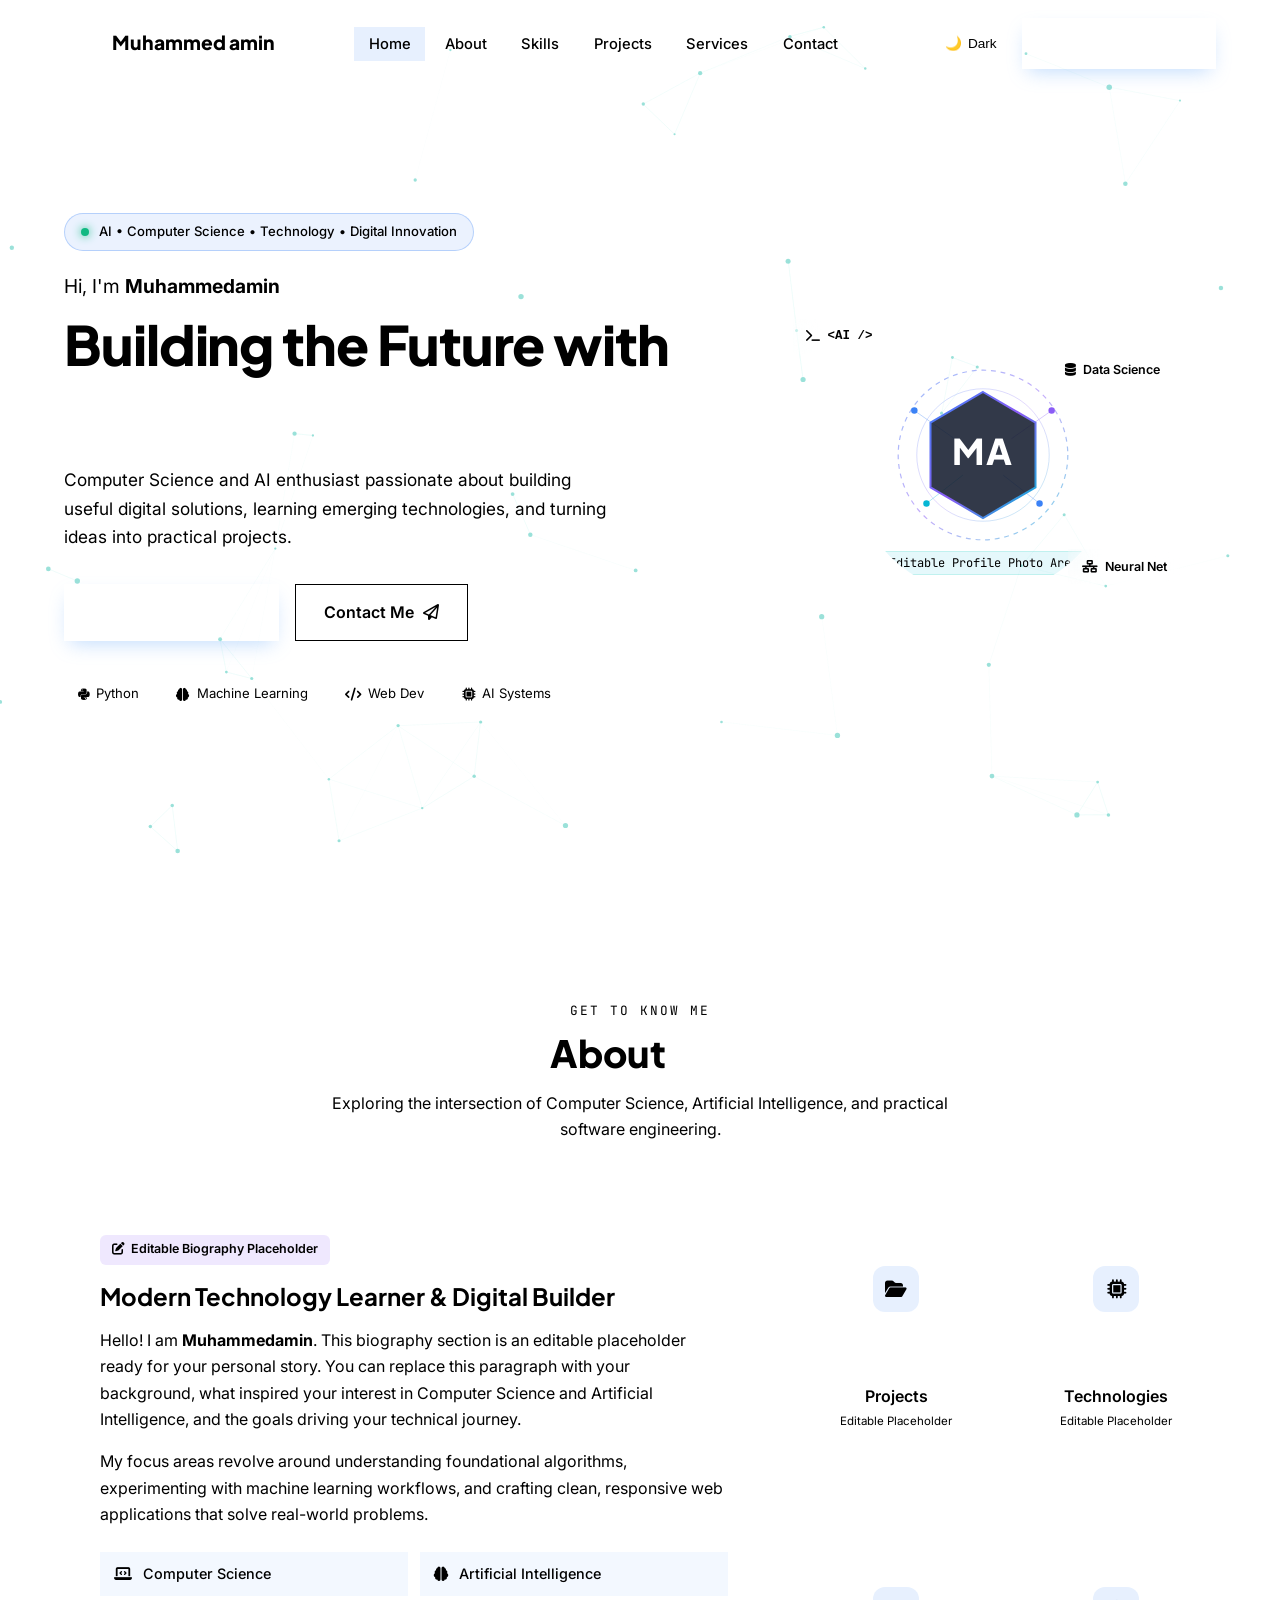
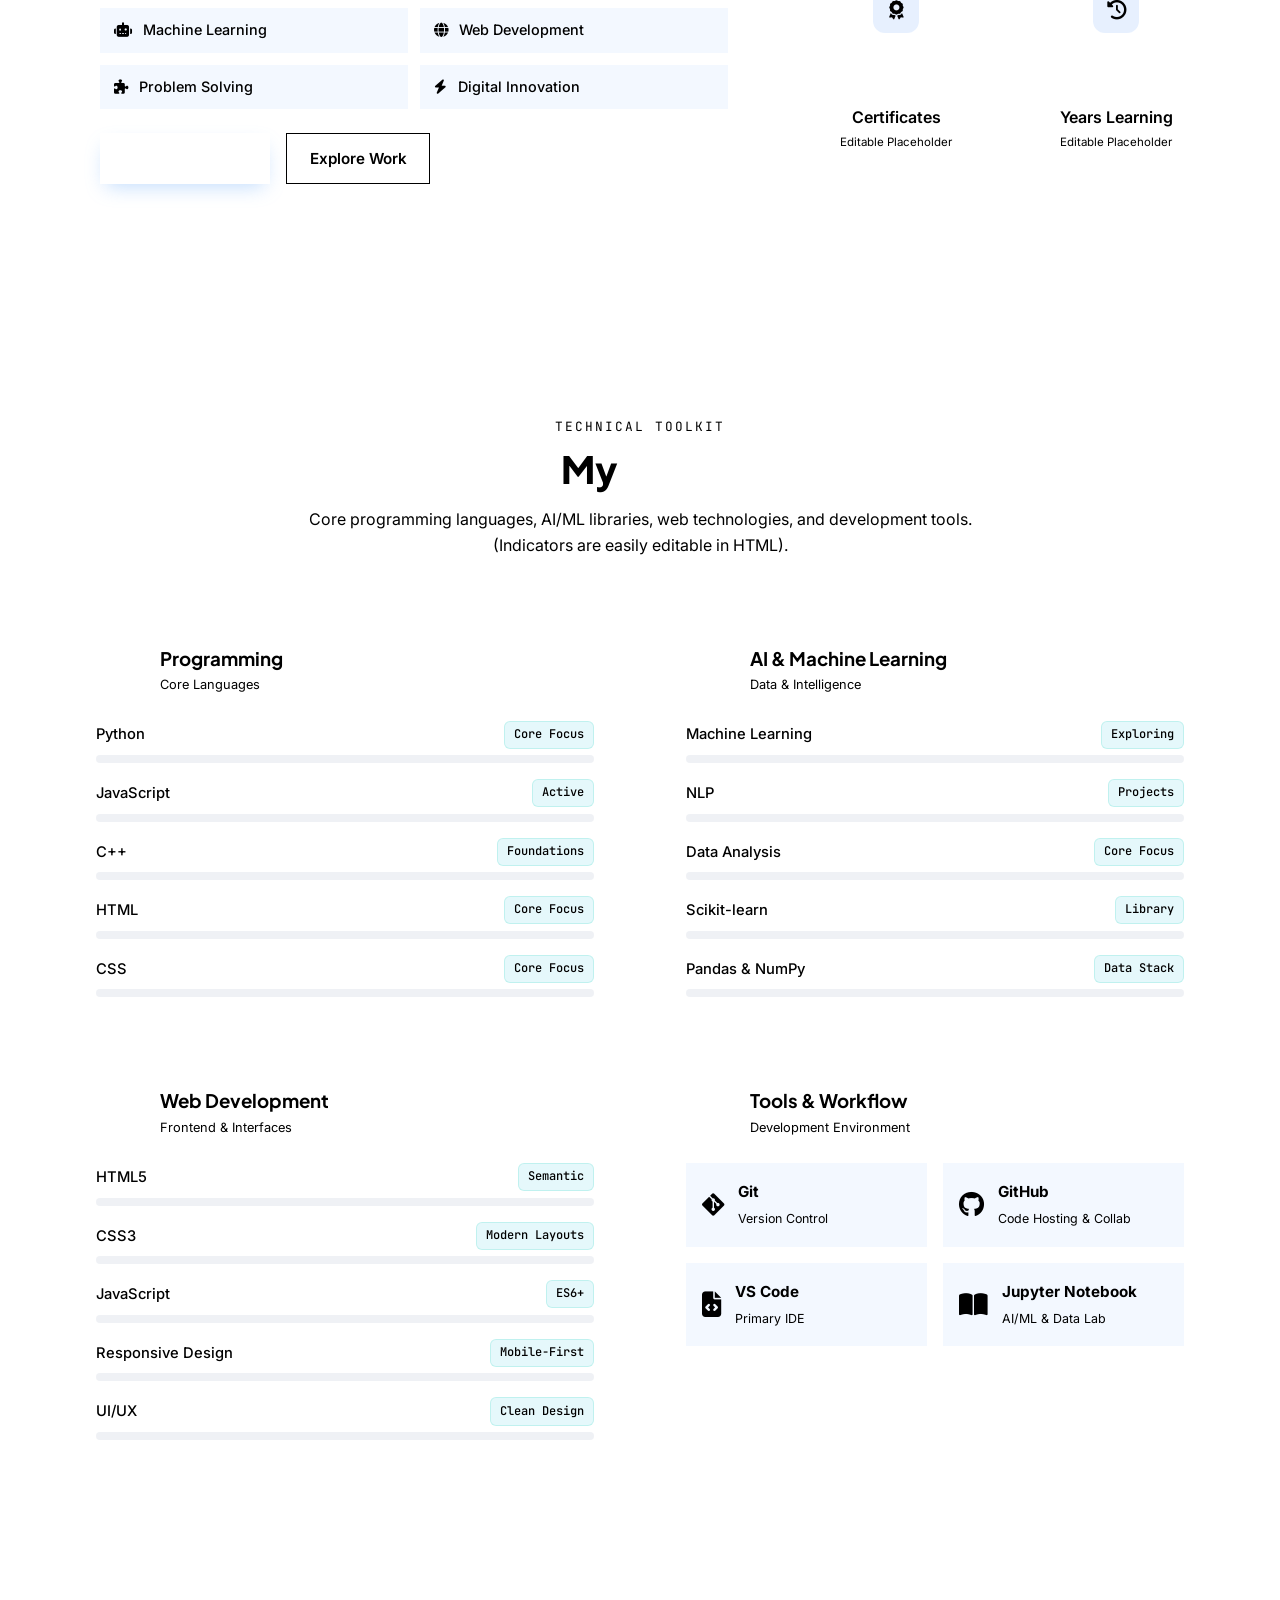
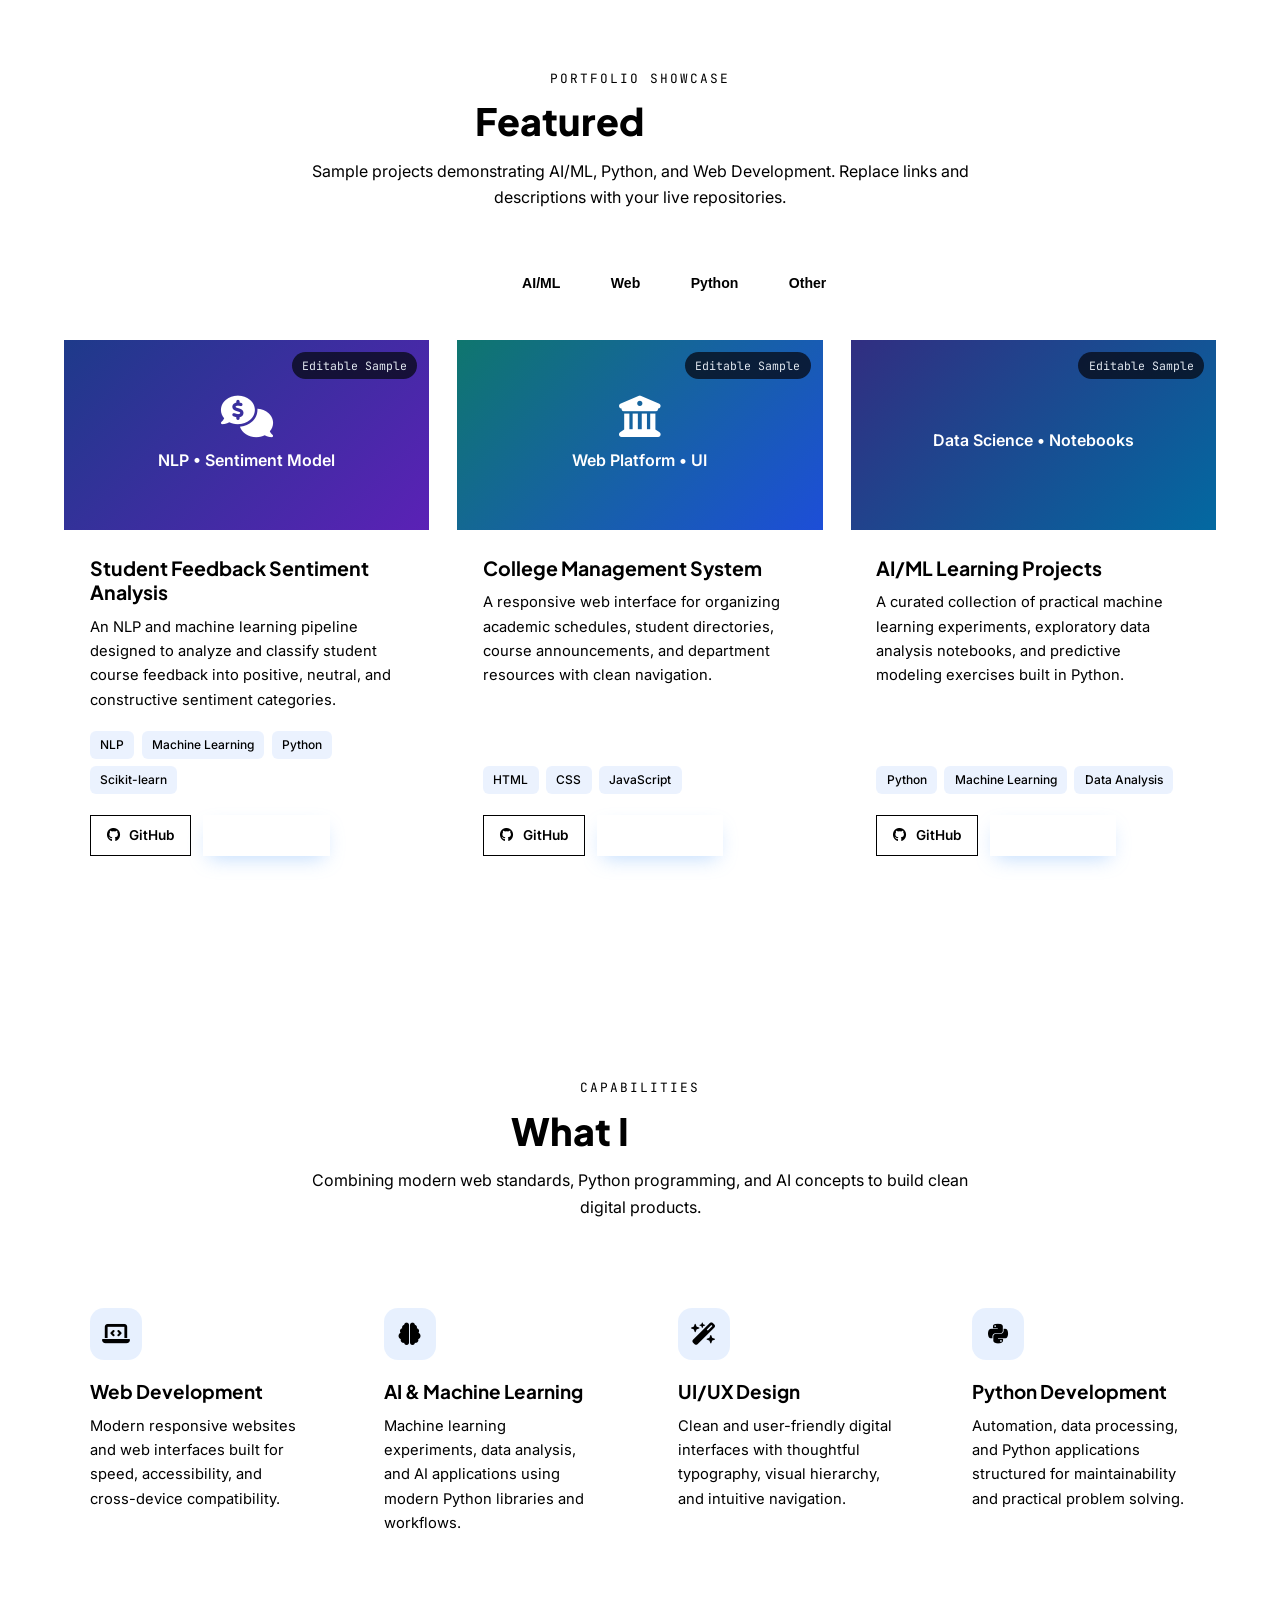
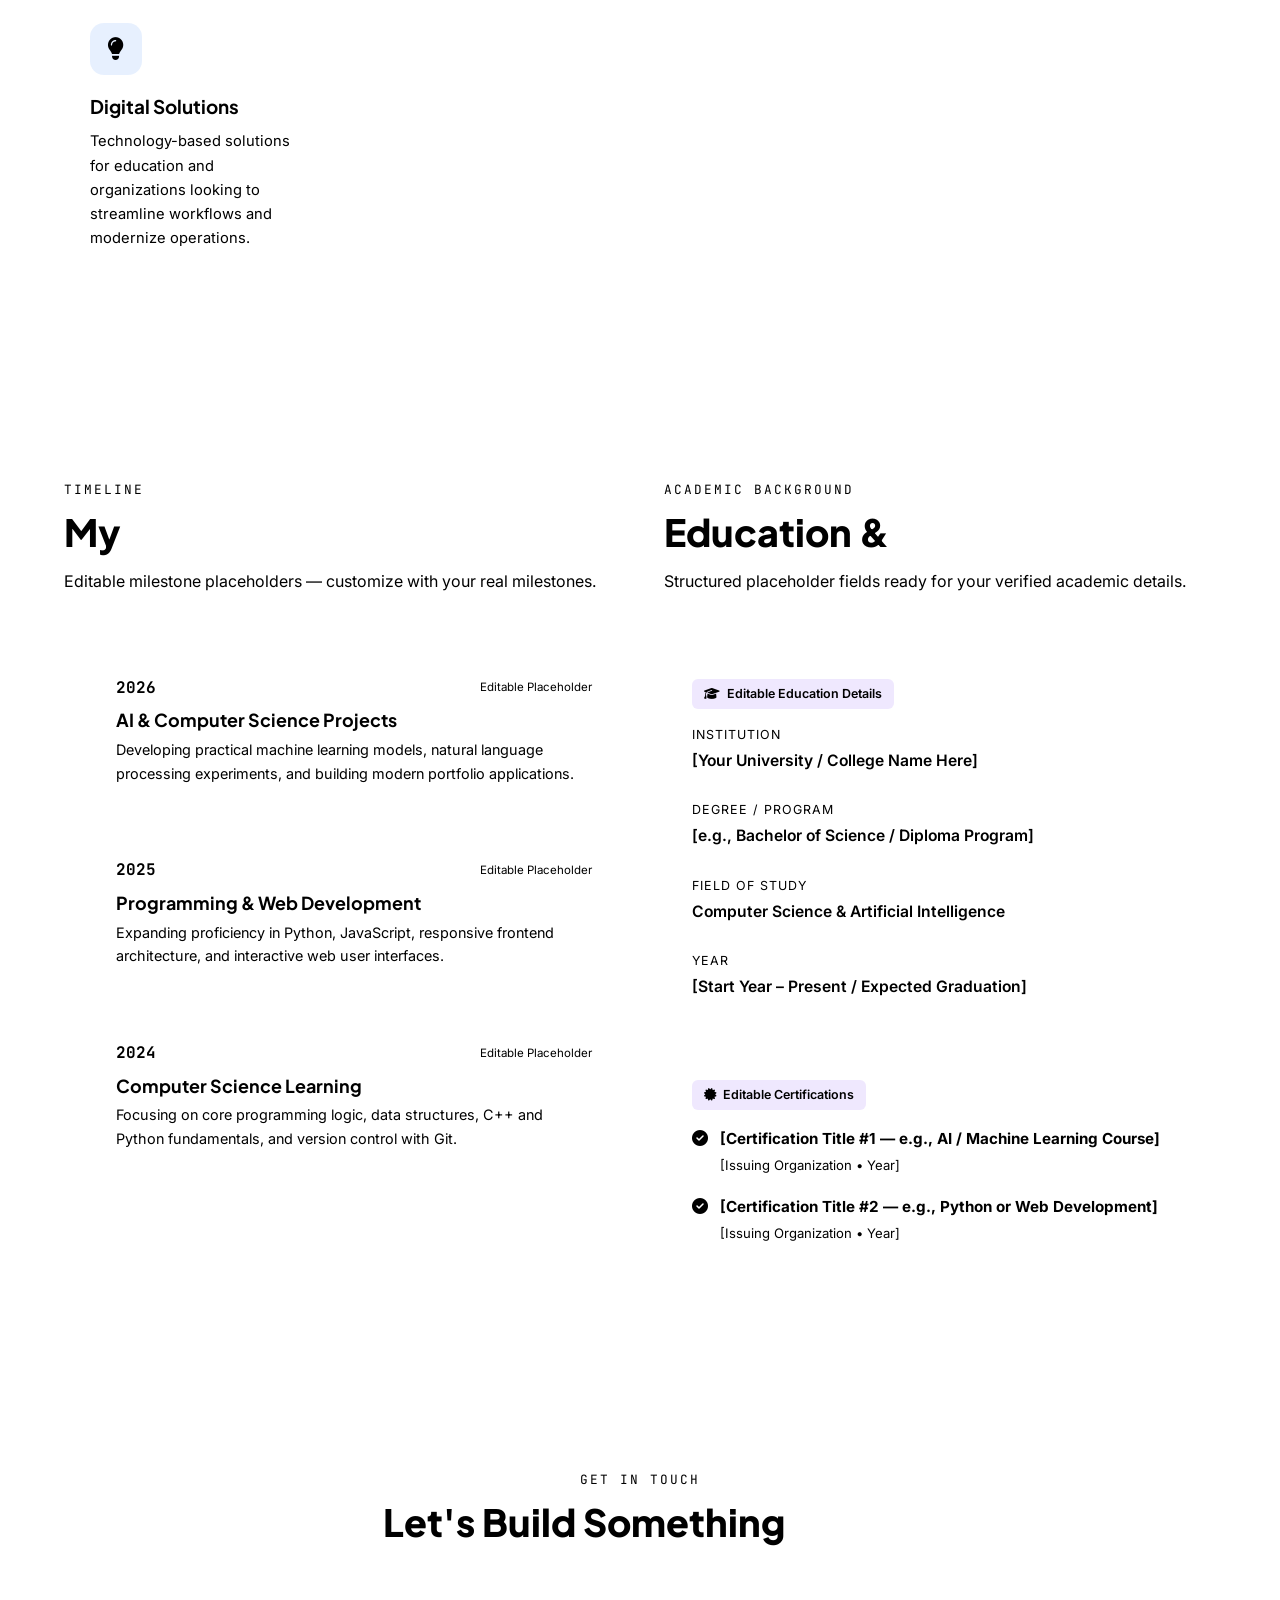
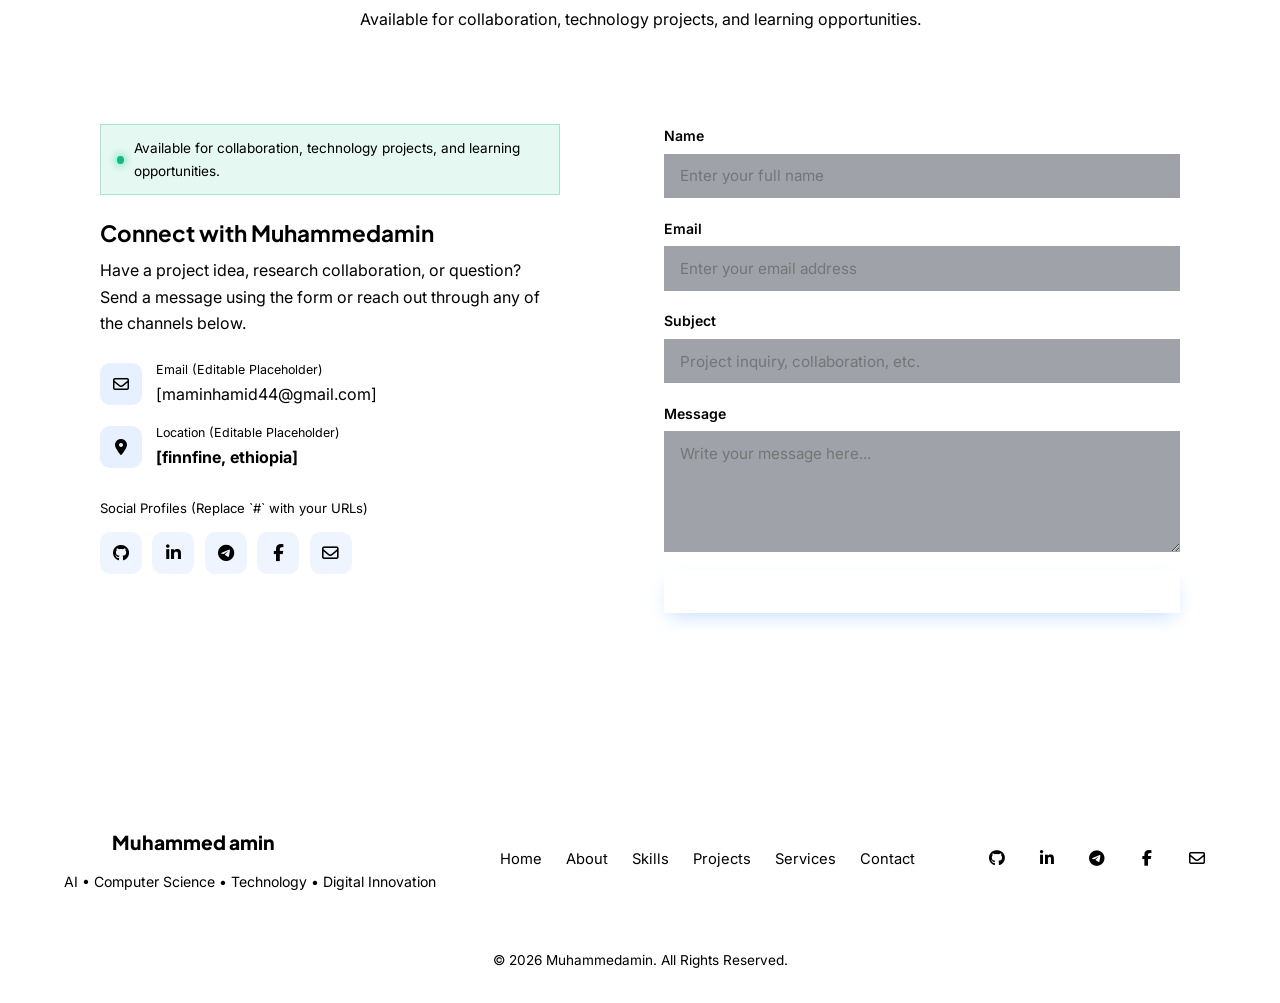
<file: index.html>
<!DOCTYPE html>
<html lang="en" data-theme="dark">
<head>
  <meta charset="UTF-8" />
  <meta name="viewport" content="width=device-width, initial-scale=1.0" />
  <title>Muhammedamin & AI & Computer Science Portfolio</title>
  <meta name="description" content="Official portfolio of Muhammed Amin — exploring Artificial Intelligence, Computer Science, software development, and digital innovation." />
  <meta name="author" content="Muhammed Amin" />

  <!-- Open Graph / Social Meta Tags -->
  <meta property="og:type" content="website" />
  <meta property="og:title" content="Muhammedamin & AI & Computer Science Portfolio" />
  <meta property="og:description" content="Official portfolio of Muhammed Amin — exploring Artificial Intelligence, Computer Science, software development, and digital innovation." />
  <meta property="og:image" content="assets/images/og-preview.png" />

  <!-- Inline SVG Favicon (MA Logo) -->
  <link rel="icon" type="image/svg+xml" href="data:image/svg+xml,%3Csvg xmlns='http://www.w3.org/2000/svg' viewBox='0 0 64 64'%3E%3Cdefs%3E%3ClinearGradient id='g' x1='0%25' y1='0%25' x2='100%25' y2='100%25'%3E%3Cstop offset='0%25' stop-color='%233b82f6'/%3E%3Cstop offset='100%25' stop-color='%238b5cf6'/%3E%3C/linearGradient%3E%3C/defs%3E%3Crect width='64' height='64' rx='14' fill='%23060913'/%3E%3Crect x='2' y='2' width='60' height='60' rx='12' fill='none' stroke='url(%23g)' stroke-width='3'/%3E%3Ctext x='50%25' y='56%25' dominant-baseline='middle' text-anchor='middle' fill='%23ffffff' font-family='sans-serif' font-weight='800' font-size='26'%3EMA%3C/text%3E%3C/svg%3E" />

  <!-- Google Fonts -->
  <link rel="preconnect" href="https://fonts.googleapis.com" />
  <link rel="preconnect" href="https://fonts.gstatic.com" crossorigin />
  <link href="https://fonts.googleapis.com/css2?family=Inter:wght@300;400;500;600;700&family=Plus+Jakarta+Sans:wght@600;700;800&family=JetBrains+Mono:wght@400;500&display=swap" rel="stylesheet" />

  <!-- Font Awesome Icons -->
  <link rel="stylesheet" href="https://cdnjs.cloudflare.com/ajax/libs/font-awesome/6.5.1/css/all.min.css" />

  <!-- Custom CSS -->
  <link rel="stylesheet" href="css/style.css" />
  <link rel="stylesheet" href="css/responsive.css" />
</head>
<body>

  <!-- Background Neural Particle Canvas -->
  <canvas id="bg-canvas" aria-hidden="true"></canvas>

  <!-- ==================== HEADER / NAVBAR ==================== -->
  <header class="navbar" id="navbar">
    <div class="container nav-container">
      <a href="#home" class="brand-logo" aria-label="Muhammedamin Home">
        <span class="logo-mark">MA</span>
        <span class="logo-text">Muhammed <span class="accent-text">amin</span></span>
      </a>

      <nav class="nav-menu" id="nav-menu" aria-label="Primary Navigation">
        <ul class="nav-list">
          <li><a href="#home" class="nav-link active">Home</a></li>
          <li><a href="#about" class="nav-link">About</a></li>
          <li><a href="#skills" class="nav-link">Skills</a></li>
          <li><a href="#projects" class="nav-link">Projects</a></li>
          <li><a href="#services" class="nav-link">Services</a></li>
          <li><a href="#contact" class="nav-link">Contact</a></li>
        </ul>
        <div class="nav-mobile-cta">
          <a href="#contact" class="btn btn-primary btn-full">Let's Work Together</a>
        </div>
      </nav>

      <div class="nav-actions">
        <button class="theme-toggle" id="theme-toggle" aria-label="Toggle Dark or Light Mode" title="Switch Theme">
          <span class="theme-icon" id="theme-icon">🌙</span>
          <span class="theme-label" id="theme-label">Dark</span>
        </button>

        <a href="#contact" class="btn btn-primary nav-cta">Let's Work Together</a>

        <button class="hamburger" id="hamburger" aria-label="Open Navigation Menu" aria-expanded="false">
          <span class="bar"></span>
          <span class="bar"></span>
          <span class="bar"></span>
        </button>
      </div>
    </div>
  </header>

  <main>
    <!-- ==================== HERO SECTION ==================== -->
    <section class="hero section" id="home">
      <div class="hero-glow hero-glow-1"></div>
      <div class="hero-glow hero-glow-2"></div>

      <div class="container hero-grid">
        <!-- Left Column: Hero Content -->
        <div class="hero-content reveal">
          <div class="hero-badge">
            <span class="status-dot"></span>
            <span>AI • Computer Science • Technology • Digital Innovation</span>
          </div>

          <p class="hero-greeting">Hi, I'm <strong>Muhammedamin</strong></p>

          <h1 class="hero-title">
            Building the Future with <span class="gradient-text">AI &amp; Technology</span>
          </h1>

          <p class="hero-description">
            Computer Science and AI enthusiast passionate about building useful digital solutions, learning emerging technologies, and turning ideas into practical projects.
          </p>

          <div class="hero-buttons">
            <a href="#projects" class="btn btn-primary btn-lg">
              <span>View My Projects</span>
              <i class="fa-solid fa-arrow-right"></i>
            </a>
            <a href="#contact" class="btn btn-outline btn-lg">
              <span>Contact Me</span>
              <i class="fa-regular fa-paper-plane"></i>
            </a>
          </div>

          <div class="hero-tech-strip">
            <span class="tech-pill"><i class="fa-brands fa-python"></i> Python</span>
            <span class="tech-pill"><i class="fa-solid fa-brain"></i> Machine Learning</span>
            <span class="tech-pill"><i class="fa-solid fa-code"></i> Web Dev</span>
            <span class="tech-pill"><i class="fa-solid fa-microchip"></i> AI Systems</span>
          </div>
        </div>

        <!-- Right Column: Visual / Profile Placeholder -->
        <div class="hero-visual reveal">
          <div class="profile-frame">
            <!-- Floating AI / Code Symbols -->
            <div class="floating-chip chip-1" aria-hidden="true">
              <i class="fa-solid fa-terminal"></i> <code>&lt;AI /&gt;</code>
            </div>
            <div class="floating-chip chip-2" aria-hidden="true">
              <i class="fa-solid fa-network-wired"></i> <span>Neural Net</span>
            </div>
            <div class="floating-chip chip-3" aria-hidden="true">
              <i class="fa-solid fa-database"></i> <span>Data Science</span>
            </div>

            <!-- Decorative Orbit Rings -->
            <div class="orbit-ring orbit-1"></div>
            <div class="orbit-ring orbit-2"></div>

            <!-- Profile Card Container -->
            <div class="profile-card-inner">
              <!-- OPTION 1: Real Profile Image (Uncomment & set src when photo is ready) -->
              <!--
              <img src="assets/images/profile.jpg" alt="Muhammedamin - AI and Computer Science Portfolio" class="profile-img" />
              -->

              <!-- OPTION 2: Stylish Tech & AI Placeholder Avatar -->
              <div class="profile-placeholder" id="profile-placeholder">
                <svg class="placeholder-svg" viewBox="0 0 260 260" xmlns="http://www.w3.org/2000/svg" role="img" aria-label="Muhammedamin Initials and AI Network Graphic">
                  <defs>
                    <linearGradient id="maGrad" x1="0%" y1="0%" x2="100%" y2="100%">
                      <stop offset="0%" stop-color="#3b82f6" />
                      <stop offset="50%" stop-color="#8b5cf6" />
                      <stop offset="100%" stop-color="#06b6d4" />
                    </linearGradient>
                  </defs>
                  <!-- Subtle AI network grid lines -->
                  <circle cx="130" cy="130" r="105" fill="none" stroke="url(#maGrad)" stroke-width="1.5" stroke-dasharray="6 6" opacity="0.5" />
                  <circle cx="130" cy="130" r="82" fill="none" stroke="url(#maGrad)" stroke-width="1" opacity="0.3" />
                  <line x1="45" y1="75" x2="95" y2="110" stroke="#3b82f6" stroke-width="1" opacity="0.4" />
                  <line x1="215" y1="75" x2="165" y2="110" stroke="#8b5cf6" stroke-width="1" opacity="0.4" />
                  <line x1="60" y1="190" x2="105" y2="155" stroke="#06b6d4" stroke-width="1" opacity="0.4" />
                  <line x1="200" y1="190" x2="155" y2="155" stroke="#3b82f6" stroke-width="1" opacity="0.4" />
                  <circle cx="45" cy="75" r="4" fill="#3b82f6" />
                  <circle cx="215" cy="75" r="4" fill="#8b5cf6" />
                  <circle cx="60" cy="190" r="4" fill="#06b6d4" />
                  <circle cx="200" cy="190" r="4" fill="#3b82f6" />
                  <!-- Center Hexagon & MA Monogram -->
                  <polygon points="130,52 195,90 195,170 130,208 65,170 65,90" fill="rgba(15, 23, 42, 0.85)" stroke="url(#maGrad)" stroke-width="2.5" />
                  <text x="130" y="142" text-anchor="middle" fill="#ffffff" font-family="Plus Jakarta Sans, sans-serif" font-weight="800" font-size="44" letter-spacing="2">MA</text>
                </svg>
                <div class="profile-placeholder-caption">
                  <span class="mono-tag">[Editable Profile Photo Area]</span>
                </div>
              </div>
            </div>
          </div>
        </div>
      </div>
    </section>

    <!-- ==================== ABOUT SECTION ==================== -->
    <section class="about section" id="about">
      <div class="container">
        <div class="section-header reveal">
          <span class="section-subtitle">Get To Know Me</span>
          <h2 class="section-title">About <span class="gradient-text">Me</span></h2>
          <p class="section-desc">Exploring the intersection of Computer Science, Artificial Intelligence, and practical software engineering.</p>
        </div>

        <div class="about-grid">
          <!-- Left: Editable Bio & Highlights -->
          <div class="about-content glass-card reveal">
            <div class="editable-badge">
              <i class="fa-solid fa-pen-to-square"></i> Editable Biography Placeholder
            </div>
            <h3>Modern Technology Learner &amp; Digital Builder</h3>
            <p>
              <!-- EDIT BIOGRAPHY HERE -->
              Hello! I am <strong>Muhammedamin</strong>. This biography section is an editable placeholder ready for your personal story. You can replace this paragraph with your background, what inspired your interest in Computer Science and Artificial Intelligence, and the goals driving your technical journey.
            </p>
            <p>
              My focus areas revolve around understanding foundational algorithms, experimenting with machine learning workflows, and crafting clean, responsive web applications that solve real-world problems.
            </p>

            <!-- Core Focus Highlights -->
            <div class="about-highlights">
              <div class="highlight-item">
                <i class="fa-solid fa-laptop-code"></i>
                <span>Computer Science</span>
              </div>
              <div class="highlight-item">
                <i class="fa-solid fa-brain"></i>
                <span>Artificial Intelligence</span>
              </div>
              <div class="highlight-item">
                <i class="fa-solid fa-robot"></i>
                <span>Machine Learning</span>
              </div>
              <div class="highlight-item">
                <i class="fa-solid fa-globe"></i>
                <span>Web Development</span>
              </div>
              <div class="highlight-item">
                <i class="fa-solid fa-puzzle-piece"></i>
                <span>Problem Solving</span>
              </div>
              <div class="highlight-item">
                <i class="fa-solid fa-bolt"></i>
                <span>Digital Innovation</span>
              </div>
            </div>

            <div class="about-actions">
              <!-- Replace href with your real CV file path e.g. assets/Muhammed-Amin-CV.pdf -->
              <a href="#contact" class="btn btn-primary" download>
                <i class="fa-solid fa-download"></i>
                <span>Download CV</span>
              </a>
              <a href="#projects" class="btn btn-outline">Explore Work</a>
            </div>
          </div>

          <!-- Right: Editable Statistics Grid -->
          <div class="stats-grid reveal">
            <div class="stat-card glass-card">
              <div class="stat-icon"><i class="fa-solid fa-folder-open"></i></div>
              <span class="stat-number">[03+]</span>
              <span class="stat-label">Projects</span>
              <small class="stat-note">Editable Placeholder</small>
            </div>

            <div class="stat-card glass-card">
              <div class="stat-icon"><i class="fa-solid fa-microchip"></i></div>
              <span class="stat-number">[15+]</span>
              <span class="stat-label">Technologies</span>
              <small class="stat-note">Editable Placeholder</small>
            </div>

            <div class="stat-card glass-card">
              <div class="stat-icon"><i class="fa-solid fa-award"></i></div>
              <span class="stat-number">[00+]</span>
              <span class="stat-label">Certificates</span>
              <small class="stat-note">Editable Placeholder</small>
            </div>

            <div class="stat-card glass-card">
              <div class="stat-icon"><i class="fa-solid fa-clock-rotate-left"></i></div>
              <span class="stat-number">[02+]</span>
              <span class="stat-label">Years Learning</span>
              <small class="stat-note">Editable Placeholder</small>
            </div>
          </div>
        </div>
      </div>
    </section>

    <!-- ==================== SKILLS SECTION ==================== -->
    <section class="skills section" id="skills">
      <div class="container">
        <div class="section-header reveal">
          <span class="section-subtitle">Technical Toolkit</span>
          <h2 class="section-title">My <span class="gradient-text">Skills</span></h2>
          <p class="section-desc">Core programming languages, AI/ML libraries, web technologies, and development tools. (Indicators are easily editable in HTML).</p>
        </div>

        <div class="skills-grid">
          <!-- Category 1: Programming -->
          <div class="skill-category glass-card reveal">
            <div class="skill-cat-header">
              <div class="skill-cat-icon"><i class="fa-solid fa-terminal"></i></div>
              <div>
                <h3>Programming</h3>
                <span class="skill-cat-tag">Core Languages</span>
              </div>
            </div>
            <div class="skill-items">
              <div class="skill-bar-item">
                <div class="skill-info"><span>Python</span><span class="mono-tag">Core Focus</span></div>
                <div class="progress-track"><div class="progress-fill" data-width="85%"></div></div>
              </div>
              <div class="skill-bar-item">
                <div class="skill-info"><span>JavaScript</span><span class="mono-tag">Active</span></div>
                <div class="progress-track"><div class="progress-fill" data-width="80%"></div></div>
              </div>
              <div class="skill-bar-item">
                <div class="skill-info"><span>C++</span><span class="mono-tag">Foundations</span></div>
                <div class="progress-track"><div class="progress-fill" data-width="75%"></div></div>
              </div>
              <div class="skill-bar-item">
                <div class="skill-info"><span>HTML</span><span class="mono-tag">Core Focus</span></div>
                <div class="progress-track"><div class="progress-fill" data-width="90%"></div></div>
              </div>
              <div class="skill-bar-item">
                <div class="skill-info"><span>CSS</span><span class="mono-tag">Core Focus</span></div>
                <div class="progress-track"><div class="progress-fill" data-width="88%"></div></div>
              </div>
            </div>
          </div>

          <!-- Category 2: AI & Machine Learning -->
          <div class="skill-category glass-card reveal">
            <div class="skill-cat-header">
              <div class="skill-cat-icon"><i class="fa-solid fa-brain"></i></div>
              <div>
                <h3>AI &amp; Machine Learning</h3>
                <span class="skill-cat-tag">Data &amp; Intelligence</span>
              </div>
            </div>
            <div class="skill-items">
              <div class="skill-bar-item">
                <div class="skill-info"><span>Machine Learning</span><span class="mono-tag">Exploring</span></div>
                <div class="progress-track"><div class="progress-fill" data-width="80%"></div></div>
              </div>
              <div class="skill-bar-item">
                <div class="skill-info"><span>NLP</span><span class="mono-tag">Projects</span></div>
                <div class="progress-track"><div class="progress-fill" data-width="75%"></div></div>
              </div>
              <div class="skill-bar-item">
                <div class="skill-info"><span>Data Analysis</span><span class="mono-tag">Core Focus</span></div>
                <div class="progress-track"><div class="progress-fill" data-width="82%"></div></div>
              </div>
              <div class="skill-bar-item">
                <div class="skill-info"><span>Scikit-learn</span><span class="mono-tag">Library</span></div>
                <div class="progress-track"><div class="progress-fill" data-width="78%"></div></div>
              </div>
              <div class="skill-bar-item">
                <div class="skill-info"><span>Pandas &amp; NumPy</span><span class="mono-tag">Data Stack</span></div>
                <div class="progress-track"><div class="progress-fill" data-width="84%"></div></div>
              </div>
            </div>
          </div>

          <!-- Category 3: Web Development -->
          <div class="skill-category glass-card reveal">
            <div class="skill-cat-header">
              <div class="skill-cat-icon"><i class="fa-solid fa-code"></i></div>
              <div>
                <h3>Web Development</h3>
                <span class="skill-cat-tag">Frontend &amp; Interfaces</span>
              </div>
            </div>
            <div class="skill-items">
              <div class="skill-bar-item">
                <div class="skill-info"><span>HTML5</span><span class="mono-tag">Semantic</span></div>
                <div class="progress-track"><div class="progress-fill" data-width="92%"></div></div>
              </div>
              <div class="skill-bar-item">
                <div class="skill-info"><span>CSS3</span><span class="mono-tag">Modern Layouts</span></div>
                <div class="progress-track"><div class="progress-fill" data-width="88%"></div></div>
              </div>
              <div class="skill-bar-item">
                <div class="skill-info"><span>JavaScript</span><span class="mono-tag">ES6+</span></div>
                <div class="progress-track"><div class="progress-fill" data-width="82%"></div></div>
              </div>
              <div class="skill-bar-item">
                <div class="skill-info"><span>Responsive Design</span><span class="mono-tag">Mobile-First</span></div>
                <div class="progress-track"><div class="progress-fill" data-width="90%"></div></div>
              </div>
              <div class="skill-bar-item">
                <div class="skill-info"><span>UI/UX</span><span class="mono-tag">Clean Design</span></div>
                <div class="progress-track"><div class="progress-fill" data-width="80%"></div></div>
              </div>
            </div>
          </div>

          <!-- Category 4: Tools -->
          <div class="skill-category glass-card reveal">
            <div class="skill-cat-header">
              <div class="skill-cat-icon"><i class="fa-solid fa-screwdriver-wrench"></i></div>
              <div>
                <h3>Tools &amp; Workflow</h3>
                <span class="skill-cat-tag">Development Environment</span>
              </div>
            </div>
            <div class="skill-badges-wrap">
              <div class="tool-badge">
                <i class="fa-brands fa-git-alt"></i>
                <div>
                  <strong>Git</strong>
                  <span>Version Control</span>
                </div>
              </div>
              <div class="tool-badge">
                <i class="fa-brands fa-github"></i>
                <div>
                  <strong>GitHub</strong>
                  <span>Code Hosting &amp; Collab</span>
                </div>
              </div>
              <div class="tool-badge">
                <i class="fa-solid fa-file-code"></i>
                <div>
                  <strong>VS Code</strong>
                  <span>Primary IDE</span>
                </div>
              </div>
              <div class="tool-badge">
                <i class="fa-solid fa-book-open"></i>
                <div>
                  <strong>Jupyter Notebook</strong>
                  <span>AI/ML &amp; Data Lab</span>
                </div>
              </div>
            </div>
          </div>
        </div>
      </div>
    </section>

    <!-- ==================== PROJECTS SECTION ==================== -->
    <section class="projects section" id="projects">
      <div class="container">
        <div class="section-header reveal">
          <span class="section-subtitle">Portfolio Showcase</span>
          <h2 class="section-title">Featured <span class="gradient-text">Projects</span></h2>
          <p class="section-desc">Sample projects demonstrating AI/ML, Python, and Web Development. Replace links and descriptions with your live repositories.</p>
        </div>

        <!-- Filter Buttons -->
        <div class="project-filters reveal" role="tablist" aria-label="Filter Projects">
          <button class="filter-btn active" data-filter="all">All</button>
          <button class="filter-btn" data-filter="ai-ml">AI/ML</button>
          <button class="filter-btn" data-filter="web">Web</button>
          <button class="filter-btn" data-filter="python">Python</button>
          <button class="filter-btn" data-filter="other">Other</button>
        </div>

        <!-- Projects Grid -->
        <div class="projects-grid">
          <!-- Project 1 -->
          <article class="project-card glass-card reveal" data-category="ai-ml python">
            <div class="project-img-wrapper">
              <div class="project-visual visual-ai">
                <i class="fa-solid fa-comments-dollar"></i>
                <span>NLP • Sentiment Model</span>
              </div>
              <span class="project-badge">Editable Sample</span>
            </div>
            <div class="project-body">
              <h3 class="project-title">Student Feedback Sentiment Analysis</h3>
              <p class="project-desc">
                An NLP and machine learning pipeline designed to analyze and classify student course feedback into positive, neutral, and constructive sentiment categories.
              </p>
              <div class="project-tags">
                <span>NLP</span>
                <span>Machine Learning</span>
                <span>Python</span>
                <span>Scikit-learn</span>
              </div>
              <div class="project-links">
                <a href="#" class="btn btn-sm btn-outline" target="_blank" rel="noopener noreferrer" aria-label="GitHub Repository for Student Feedback Sentiment Analysis">
                  <i class="fa-brands fa-github"></i> GitHub
                </a>
                <a href="#" class="btn btn-sm btn-primary" target="_blank" rel="noopener noreferrer" aria-label="Live Demo for Student Feedback Sentiment Analysis">
                  <i class="fa-solid fa-arrow-up-right-from-square"></i> Live Demo
                </a>
              </div>
            </div>
          </article>

          <!-- Project 2 -->
          <article class="project-card glass-card reveal" data-category="web other">
            <div class="project-img-wrapper">
              <div class="project-visual visual-web">
                <i class="fa-solid fa-building-columns"></i>
                <span>Web Platform • UI</span>
              </div>
              <span class="project-badge">Editable Sample</span>
            </div>
            <div class="project-body">
              <h3 class="project-title">College Management System</h3>
              <p class="project-desc">
                A responsive web interface for organizing academic schedules, student directories, course announcements, and department resources with clean navigation.
              </p>
              <div class="project-tags">
                <span>HTML</span>
                <span>CSS</span>
                <span>JavaScript</span>
              </div>
              <div class="project-links">
                <a href="#" class="btn btn-sm btn-outline" target="_blank" rel="noopener noreferrer" aria-label="GitHub Repository for College Management System">
                  <i class="fa-brands fa-github"></i> GitHub
                </a>
                <a href="#" class="btn btn-sm btn-primary" target="_blank" rel="noopener noreferrer" aria-label="Live Demo for College Management System">
                  <i class="fa-solid fa-arrow-up-right-from-square"></i> Live Demo
                </a>
              </div>
            </div>
          </article>

          <!-- Project 3 -->
          <article class="project-card glass-card reveal" data-category="ai-ml python other">
            <div class="project-img-wrapper">
              <div class="project-visual visual-data">
                <i class="fa-solid fa-chart-network"></i>
                <span>Data Science • Notebooks</span>
              </div>
              <span class="project-badge">Editable Sample</span>
            </div>
            <div class="project-body">
              <h3 class="project-title">AI/ML Learning Projects</h3>
              <p class="project-desc">
                A curated collection of practical machine learning experiments, exploratory data analysis notebooks, and predictive modeling exercises built in Python.
              </p>
              <div class="project-tags">
                <span>Python</span>
                <span>Machine Learning</span>
                <span>Data Analysis</span>
              </div>
              <div class="project-links">
                <a href="#" class="btn btn-sm btn-outline" target="_blank" rel="noopener noreferrer" aria-label="GitHub Repository for AI/ML Learning Projects">
                  <i class="fa-brands fa-github"></i> GitHub
                </a>
                <a href="#" class="btn btn-sm btn-primary" target="_blank" rel="noopener noreferrer" aria-label="Live Demo for AI/ML Learning Projects">
                  <i class="fa-solid fa-arrow-up-right-from-square"></i> Live Demo
                </a>
              </div>
            </div>
          </article>
        </div>
      </div>
    </section>

    <!-- ==================== SERVICES SECTION ==================== -->
    <section class="services section" id="services">
      <div class="container">
        <div class="section-header reveal">
          <span class="section-subtitle">Capabilities</span>
          <h2 class="section-title">What I <span class="gradient-text">Can Do</span></h2>
          <p class="section-desc">Combining modern web standards, Python programming, and AI concepts to build clean digital products.</p>
        </div>

        <div class="services-grid">
          <div class="service-card glass-card reveal">
            <div class="service-icon"><i class="fa-solid fa-laptop-code"></i></div>
            <h3>Web Development</h3>
            <p>Modern responsive websites and web interfaces built for speed, accessibility, and cross-device compatibility.</p>
          </div>

          <div class="service-card glass-card reveal">
            <div class="service-icon"><i class="fa-solid fa-brain"></i></div>
            <h3>AI &amp; Machine Learning</h3>
            <p>Machine learning experiments, data analysis, and AI applications using modern Python libraries and workflows.</p>
          </div>

          <div class="service-card glass-card reveal">
            <div class="service-icon"><i class="fa-solid fa-wand-magic-sparkles"></i></div>
            <h3>UI/UX Design</h3>
            <p>Clean and user-friendly digital interfaces with thoughtful typography, visual hierarchy, and intuitive navigation.</p>
          </div>

          <div class="service-card glass-card reveal">
            <div class="service-icon"><i class="fa-brands fa-python"></i></div>
            <h3>Python Development</h3>
            <p>Automation, data processing, and Python applications structured for maintainability and practical problem solving.</p>
          </div>

          <div class="service-card glass-card reveal">
            <div class="service-icon"><i class="fa-solid fa-lightbulb"></i></div>
            <h3>Digital Solutions</h3>
            <p>Technology-based solutions for education and organizations looking to streamline workflows and modernize operations.</p>
          </div>
        </div>
      </div>
    </section>

    <!-- ==================== JOURNEY & EDUCATION SECTION ==================== -->
    <section class="journey-education section" id="journey">
      <div class="container">
        <div class="dual-grid">
          <!-- Column 1: My Journey Timeline -->
          <div class="journey-col reveal">
            <div class="section-header left-align">
              <span class="section-subtitle">Timeline</span>
              <h2 class="section-title">My <span class="gradient-text">Journey</span></h2>
              <p class="section-desc">Editable milestone placeholders — customize with your real milestones.</p>
            </div>

            <div class="timeline">
              <div class="timeline-item glass-card">
                <span class="timeline-dot"></span>
                <div class="timeline-meta">
                  <span class="timeline-year">2026</span>
                  <span class="editable-tag">Editable Placeholder</span>
                </div>
                <h3>AI &amp; Computer Science Projects</h3>
                <p>Developing practical machine learning models, natural language processing experiments, and building modern portfolio applications.</p>
              </div>

              <div class="timeline-item glass-card">
                <span class="timeline-dot"></span>
                <div class="timeline-meta">
                  <span class="timeline-year">2025</span>
                  <span class="editable-tag">Editable Placeholder</span>
                </div>
                <h3>Programming &amp; Web Development</h3>
                <p>Expanding proficiency in Python, JavaScript, responsive frontend architecture, and interactive web user interfaces.</p>
              </div>

              <div class="timeline-item glass-card">
                <span class="timeline-dot"></span>
                <div class="timeline-meta">
                  <span class="timeline-year">2024</span>
                  <span class="editable-tag">Editable Placeholder</span>
                </div>
                <h3>Computer Science Learning</h3>
                <p>Focusing on core programming logic, data structures, C++ and Python fundamentals, and version control with Git.</p>
              </div>
            </div>
          </div>

          <!-- Column 2: Education & Certifications -->
          <div class="education-col reveal" id="education">
            <div class="section-header left-align">
              <span class="section-subtitle">Academic Background</span>
              <h2 class="section-title">Education &amp; <span class="gradient-text">Credentials</span></h2>
              <p class="section-desc">Structured placeholder fields ready for your verified academic details.</p>
            </div>

            <div class="edu-card glass-card">
              <div class="editable-badge">
                <i class="fa-solid fa-graduation-cap"></i> Editable Education Details
              </div>

              <div class="edu-field-list">
                <div class="edu-field">
                  <span class="edu-label">Institution</span>
                  <span class="edu-value">[Your University / College Name Here]</span>
                </div>
                <div class="edu-field">
                  <span class="edu-label">Degree / Program</span>
                  <span class="edu-value">[e.g., Bachelor of Science / Diploma Program]</span>
                </div>
                <div class="edu-field">
                  <span class="edu-label">Field of Study</span>
                  <span class="edu-value">Computer Science &amp; Artificial Intelligence</span>
                </div>
                <div class="edu-field">
                  <span class="edu-label">Year</span>
                  <span class="edu-value">[Start Year – Present / Expected Graduation]</span>
                </div>
              </div>
            </div>

            <div class="edu-card glass-card mt-4">
              <div class="editable-badge">
                <i class="fa-solid fa-certificate"></i> Editable Certifications
              </div>
              <ul class="cert-list">
                <li>
                  <i class="fa-solid fa-check-circle"></i>
                  <div>
                    <strong>[Certification Title #1 — e.g., AI / Machine Learning Course]</strong>
                    <span>[Issuing Organization • Year]</span>
                  </div>
                </li>
                <li>
                  <i class="fa-solid fa-check-circle"></i>
                  <div>
                    <strong>[Certification Title #2 — e.g., Python or Web Development]</strong>
                    <span>[Issuing Organization • Year]</span>
                  </div>
                </li>
              </ul>
            </div>
          </div>
        </div>
      </div>
    </section>

    <!-- ==================== CONTACT SECTION ==================== -->
    <section class="contact section" id="contact">
      <div class="container">
        <div class="section-header reveal">
          <span class="section-subtitle">Get In Touch</span>
          <h2 class="section-title">Let's Build Something <span class="gradient-text">Great Together</span></h2>
          <p class="section-desc">Available for collaboration, technology projects, and learning opportunities.</p>
        </div>

        <div class="contact-grid">
          <!-- Left: Contact Info & Social Placeholders -->
          <div class="contact-info glass-card reveal">
            <div class="availability-banner">
              <span class="status-dot"></span>
              <span>Available for collaboration, technology projects, and learning opportunities.</span>
            </div>

            <h3>Connect with Muhammedamin</h3>
            <p>
              Have a project idea, research collaboration, or question? Send a message using the form or reach out through any of the channels below.
            </p>

            <div class="contact-details">
              <div class="contact-item">
                <div class="contact-icon"><i class="fa-regular fa-envelope"></i></div>
                <div>
                  <span>Email (Editable Placeholder)</span>
                  <a href="mailto:maminhamid44@gmail.com">[maminhamid44@gmail.com]</a>
                </div>
              </div>

              <div class="contact-item">
                <div class="contact-icon"><i class="fa-solid fa-location-dot"></i></div>
                <div>
                  <span>Location (Editable Placeholder)</span>
                  <strong>[finnfine, ethiopia]</strong>
                </div>
              </div>
            </div>

            <div class="social-section">
              <span class="social-heading">Social Profiles (Replace `#` with your URLs)</span>
              <div class="social-links">
                <a href="#" class="social-btn" aria-label="GitHub" title="GitHub"><i class="fa-brands fa-github"></i></a>
                <a href="#" class="social-btn" aria-label="LinkedIn" title="LinkedIn"><i class="fa-brands fa-linkedin-in"></i></a>
                <a href="#" class="social-btn" aria-label="Telegram" title="Telegram"><i class="fa-brands fa-telegram"></i></a>
                <a href="#" class="social-btn" aria-label="Facebook" title="Facebook"><i class="fa-brands fa-facebook-f"></i></a>
                <a href="mailto:maminhamid44@gmail.com" class="social-btn" aria-label="Email" title="Email"><i class="fa-regular fa-envelope"></i></a>
              </div>
            </div>
          </div>

          <!-- Right: Contact Form -->
          <div class="contact-form-wrapper glass-card reveal">
            <form id="contact-form" class="contact-form" novalidate>
              <div class="form-group">
                <label for="name">Name</label>
                <input type="text" id="name" name="name" placeholder="Enter your full name" required />
              </div>

              <div class="form-group">
                <label for="email">Email</label>
                <input type="email" id="email" name="email" placeholder="Enter your email address" required />
              </div>

              <div class="form-group">
                <label for="subject">Subject</label>
                <input type="text" id="subject" name="subject" placeholder="Project inquiry, collaboration, etc." required />
              </div>

              <div class="form-group">
                <label for="message">Message</label>
                <textarea id="message" name="message" rows="5" placeholder="Write your message here..." required></textarea>
              </div>

              <button type="submit" class="btn btn-primary btn-full">
                <span>Send Message</span>
                <i class="fa-regular fa-paper-plane"></i>
              </button>

              <p id="form-status" class="form-status" role="status" aria-live="polite"></p>
            </form>
          </div>
        </div>
      </div>
    </section>
  </main>

  <!-- ==================== FOOTER ==================== -->
  <footer class="footer">
    <div class="container">
      <div class="footer-top">
        <div class="footer-brand">
          <a href="#home" class="brand-logo">
            <span class="logo-mark">MA</span>
            <span class="logo-text">Muhammed <span class="accent-text">amin</span></span>
          </a>
          <p class="footer-tagline">AI • Computer Science • Technology • Digital Innovation</p>
        </div>

        <ul class="footer-nav">
          <li><a href="#home">Home</a></li>
          <li><a href="#about">About</a></li>
          <li><a href="#skills">Skills</a></li>
          <li><a href="#projects">Projects</a></li>
          <li><a href="#services">Services</a></li>
          <li><a href="#contact">Contact</a></li>
        </ul>

        <div class="footer-socials">
          <a href="#" aria-label="GitHub"><i class="fa-brands fa-github"></i></a>
          <a href="#" aria-label="LinkedIn"><i class="fa-brands fa-linkedin-in"></i></a>
          <a href="#" aria-label="Telegram"><i class="fa-brands fa-telegram"></i></a>
          <a href="#" aria-label="Facebook"><i class="fa-brands fa-facebook-f"></i></a>
          <a href="mailto:maminhamid44@gmail.com" aria-label="Email"><i class="fa-regular fa-envelope"></i></a>
        </div>
      </div>

      <div class="footer-bottom">
        <p>&copy; 2026 Muhammedamin. All Rights Reserved.</p>
      </div>
    </div>
  </footer>

  <!-- Main JavaScript -->
  <script src="js/main.js"></script>
</body>
</html>
</file>
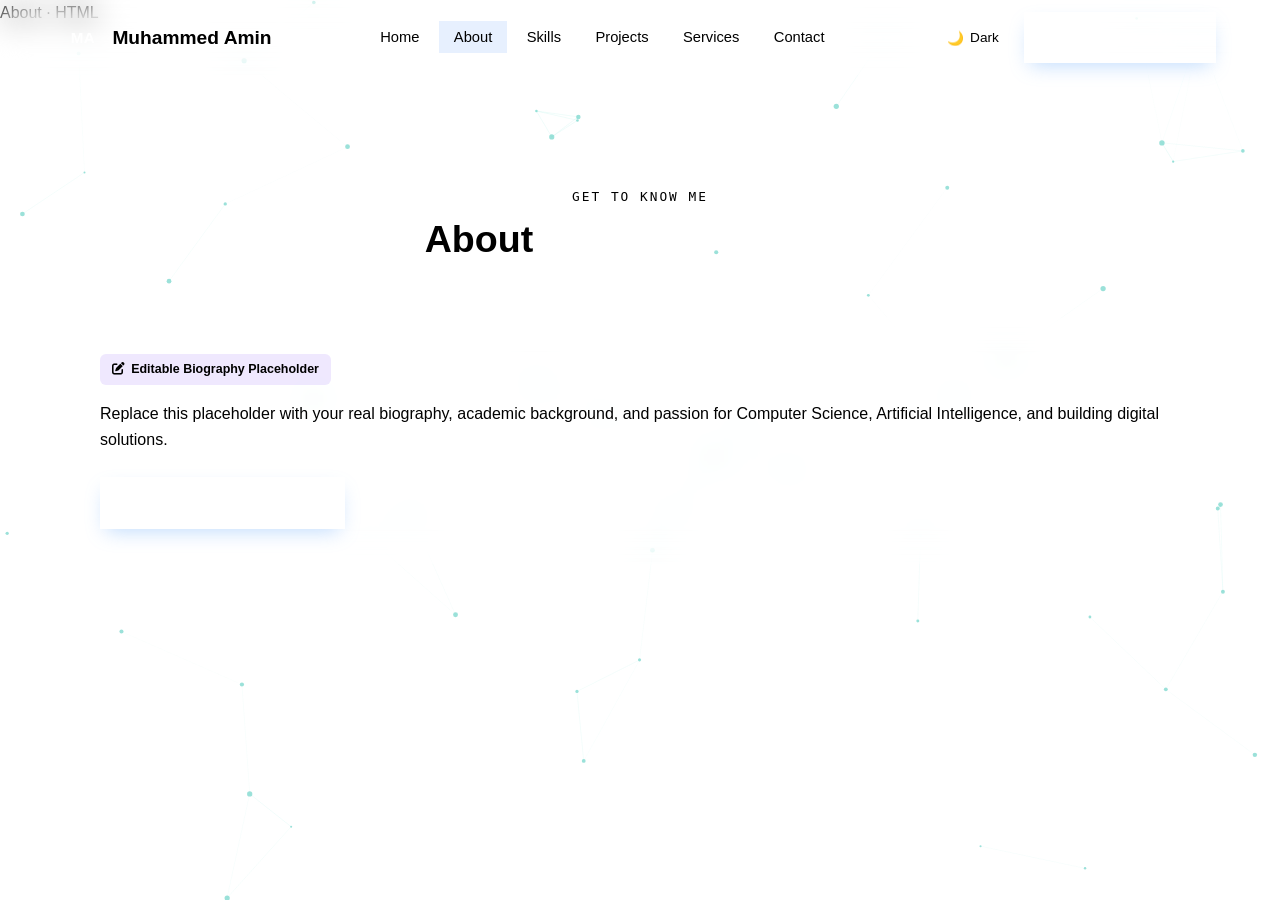
<file: about.html>
About · HTML
<!DOCTYPE html>
<html lang="en" data-theme="dark">
<head>
  <meta charset="UTF-8" />
  <meta name="viewport" content="width=device-width, initial-scale=1.0" />
  <title>About | Muhammed Amin</title>
  <link rel="stylesheet" href="https://cdnjs.cloudflare.com/ajax/libs/font-awesome/6.5.1/css/all.min.css" />
  <link rel="stylesheet" href="css/style.css" />
  <link rel="stylesheet" href="css/responsive.css" />
</head>
<body>
  <canvas id="bg-canvas" aria-hidden="true"></canvas>
  <header class="navbar scrolled" id="navbar">
    <div class="container nav-container">
      <a href="index.html" class="brand-logo"><span class="logo-mark">MA</span><span class="logo-text">Muhammed <span class="accent-text">Amin</span></span></a>
      <nav class="nav-menu" id="nav-menu">
        <ul class="nav-list">
          <li><a href="index.html" class="nav-link">Home</a></li>
          <li><a href="about.html" class="nav-link active">About</a></li>
          <li><a href="skills.html" class="nav-link">Skills</a></li>
          <li><a href="projects.html" class="nav-link">Projects</a></li>
          <li><a href="services.html" class="nav-link">Services</a></li>
          <li><a href="contact.html" class="nav-link">Contact</a></li>
        </ul>
      </nav>
      <div class="nav-actions">
        <button class="theme-toggle" id="theme-toggle"><span id="theme-icon">🌙</span> <span id="theme-label">Dark</span></button>
        <a href="contact.html" class="btn btn-primary nav-cta">Let's Work Together</a>
        <button class="hamburger" id="hamburger" aria-label="Menu"><span class="bar"></span><span class="bar"></span><span class="bar"></span></button>
      </div>
    </div>
  </header>

  <main style="padding-top: 4rem;">
    <section class="about section">
      <div class="container">
        <div class="section-header reveal active">
          <span class="section-subtitle">Get To Know Me</span>
          <h1 class="section-title">About <span class="gradient-text">Muhammed Amin</span></h1>
        </div>
        <div class="about-content glass-card reveal active">
          <div class="editable-badge"><i class="fa-solid fa-pen-to-square"></i> Editable Biography Placeholder</div>
          <p>Replace this placeholder with your real biography, academic background, and passion for Computer Science, Artificial Intelligence, and building digital solutions.</p>
          <div class="about-actions">
            <a href="index.html#about" class="btn btn-primary">View Full Profile &amp; Timeline</a>
          </div>
        </div>
      </div>
    </section>
  </main>
  <script src="js/main.js"></script>
</body>
</html>
</file>
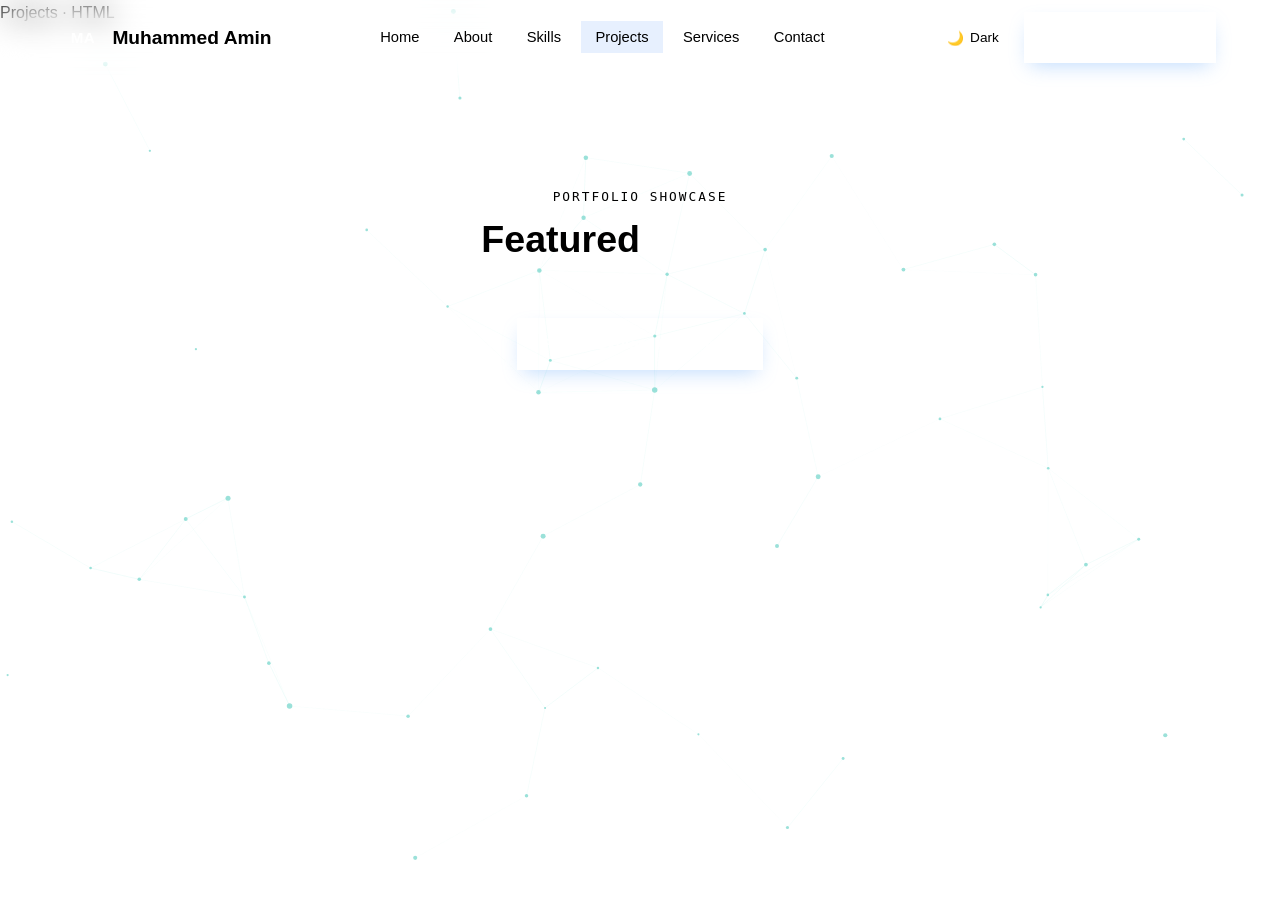
<file: hamid.html>
Projects · HTML
<!DOCTYPE html>
<html lang="en" data-theme="dark">
<head>
  <meta charset="UTF-8" />
  <meta name="viewport" content="width=device-width, initial-scale=1.0" />
  <title>Projects | Muhammed Amin</title>
  <link rel="stylesheet" href="https://cdnjs.cloudflare.com/ajax/libs/font-awesome/6.5.1/css/all.min.css" />
  <link rel="stylesheet" href="css/style.css" />
  <link rel="stylesheet" href="css/responsive.css" />
</head>
<body>
  <canvas id="bg-canvas" aria-hidden="true"></canvas>
  <header class="navbar scrolled" id="navbar">
    <div class="container nav-container">
      <a href="index.html" class="brand-logo"><span class="logo-mark">MA</span><span class="logo-text">Muhammed <span class="accent-text">Amin</span></span></a>
      <nav class="nav-menu" id="nav-menu">
        <ul class="nav-list">
          <li><a href="index.html" class="nav-link">Home</a></li>
          <li><a href="about.html" class="nav-link">About</a></li>
          <li><a href="skills.html" class="nav-link">Skills</a></li>
          <li><a href="projects.html" class="nav-link active">Projects</a></li>
          <li><a href="services.html" class="nav-link">Services</a></li>
          <li><a href="contact.html" class="nav-link">Contact</a></li>
        </ul>
      </nav>
      <div class="nav-actions">
        <button class="theme-toggle" id="theme-toggle"><span id="theme-icon">🌙</span> <span id="theme-label">Dark</span></button>
        <a href="contact.html" class="btn btn-primary nav-cta">Let's Work Together</a>
        <button class="hamburger" id="hamburger" aria-label="Menu"><span class="bar"></span><span class="bar"></span><span class="bar"></span></button>
      </div>
    </div>
  </header>

  <main style="padding-top: 4rem;">
    <section class="projects section">
      <div class="container">
        <div class="section-header reveal active">
          <span class="section-subtitle">Portfolio Showcase</span>
          <h1 class="section-title">Featured <span class="gradient-text">Projects</span></h1>
        </div>
        <div style="text-align:center;">
          <a href="index.html#projects" class="btn btn-primary">Filter &amp; Explore All Projects</a>
        </div>
      </div>
    </section>
  </main>
  <script src="js/main.js"></script>
</body>
</html>
</file>
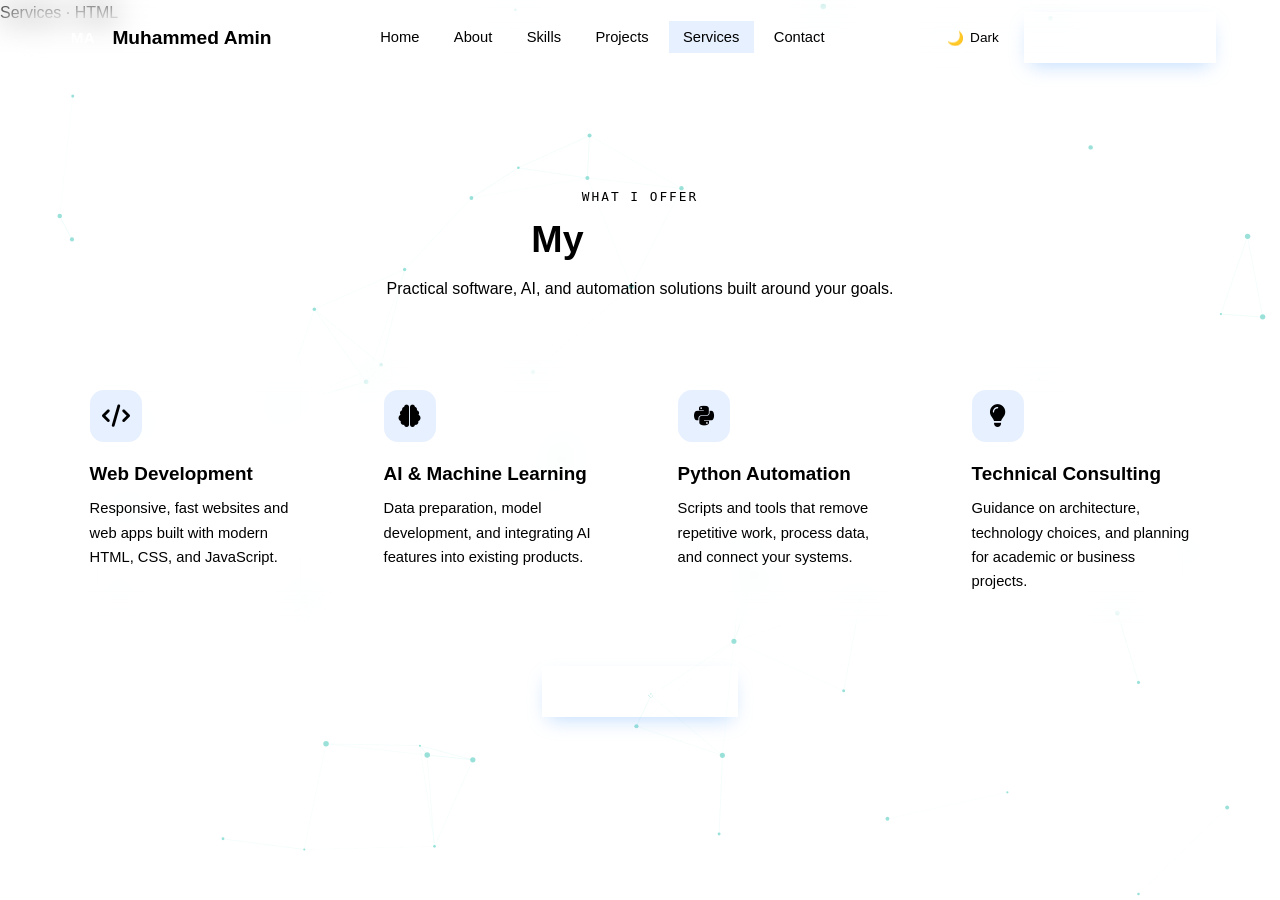
<file: services.html>
Services · HTML
<!DOCTYPE html>
<html lang="en" data-theme="dark">
<head>
  <meta charset="UTF-8" />
  <meta name="viewport" content="width=device-width, initial-scale=1.0" />
  <title>Services | Muhammedamin</title>
  <link rel="stylesheet" href="https://cdnjs.cloudflare.com/ajax/libs/font-awesome/6.5.1/css/all.min.css" />
  <link rel="stylesheet" href="css/style.css" />
  <link rel="stylesheet" href="css/responsive.css" />
</head>
<body>
  <canvas id="bg-canvas" aria-hidden="true"></canvas>
  <header class="navbar scrolled" id="navbar">
    <div class="container nav-container">
      <a href="index.html" class="brand-logo"><span class="logo-mark">MA</span><span class="logo-text">Muhammed <span class="accent-text">Amin</span></span></a>
      <nav class="nav-menu" id="nav-menu">
        <ul class="nav-list">
          <li><a href="index.html" class="nav-link">Home</a></li>
          <li><a href="about.html" class="nav-link">About</a></li>
          <li><a href="skills.html" class="nav-link">Skills</a></li>
          <li><a href="projects.html" class="nav-link">Projects</a></li>
          <li><a href="services.html" class="nav-link active">Services</a></li>
          <li><a href="contact.html" class="nav-link">Contact</a></li>
        </ul>
      </nav>
      <div class="nav-actions">
        <button class="theme-toggle" id="theme-toggle"><span id="theme-icon">🌙</span> <span id="theme-label">Dark</span></button>
        <a href="contact.html" class="btn btn-primary nav-cta">Let's Work Together</a>
        <button class="hamburger" id="hamburger" aria-label="Menu"><span class="bar"></span><span class="bar"></span><span class="bar"></span></button>
      </div>
    </div>
  </header>
 
  <main style="padding-top: 4rem;">
    <section class="services section">
      <div class="container">
        <div class="section-header reveal active">
          <span class="section-subtitle">What I Offer</span>
          <h1 class="section-title">My <span class="gradient-text">Services</span></h1>
          <p class="section-desc">Practical software, AI, and automation solutions built around your goals.</p>
        </div>
 
        <div class="services-grid">
          <article class="glass-card service-card reveal active">
            <div class="service-icon"><i class="fa-solid fa-code"></i></div>
            <h3>Web Development</h3>
            <p>Responsive, fast websites and web apps built with modern HTML, CSS, and JavaScript.</p>
          </article>
 
          <article class="glass-card service-card reveal active">
            <div class="service-icon"><i class="fa-solid fa-brain"></i></div>
            <h3>AI &amp; Machine Learning</h3>
            <p>Data preparation, model development, and integrating AI features into existing products.</p>
          </article>
 
          <article class="glass-card service-card reveal active">
            <div class="service-icon"><i class="fa-brands fa-python"></i></div>
            <h3>Python Automation</h3>
            <p>Scripts and tools that remove repetitive work, process data, and connect your systems.</p>
          </article>
 
          <article class="glass-card service-card reveal active">
            <div class="service-icon"><i class="fa-solid fa-lightbulb"></i></div>
            <h3>Technical Consulting</h3>
            <p>Guidance on architecture, technology choices, and planning for academic or business projects.</p>
          </article>
        </div>
 
        <div style="text-align:center; margin-top: 2.5rem;">
          <a href="contact.html" class="btn btn-primary">Start a Conversation</a>
        </div>
      </div>
    </section>
  </main>
  <script src="js/main.js"></script>
</body>
</html>
</file>
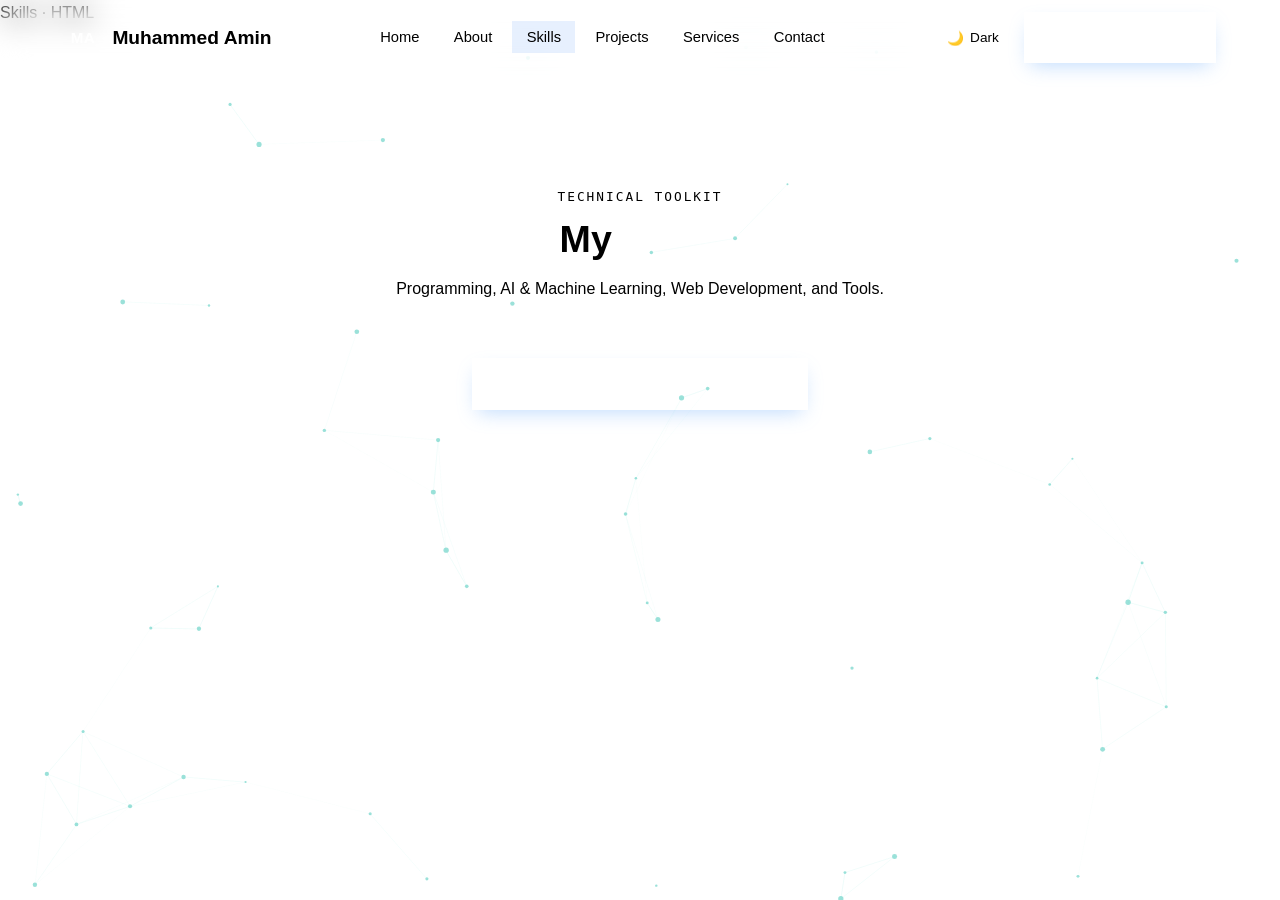
<file: skills.html>
Skills · HTML
<!DOCTYPE html>
<html lang="en" data-theme="dark">
<head>
  <meta charset="UTF-8" />
  <meta name="viewport" content="width=device-width, initial-scale=1.0" />
  <title>Skills | Muhammedamin</title>
  <link rel="stylesheet" href="https://cdnjs.cloudflare.com/ajax/libs/font-awesome/6.5.1/css/all.min.css" />
  <link rel="stylesheet" href="css/style.css" />
  <link rel="stylesheet" href="css/responsive.css" />
</head>
<body>
  <canvas id="bg-canvas" aria-hidden="true"></canvas>
  <header class="navbar scrolled" id="navbar">
    <div class="container nav-container">
      <a href="index.html" class="brand-logo"><span class="logo-mark">MA</span><span class="logo-text">Muhammed <span class="accent-text">Amin</span></span></a>
      <nav class="nav-menu" id="nav-menu">
        <ul class="nav-list">
          <li><a href="index.html" class="nav-link">Home</a></li>
          <li><a href="about.html" class="nav-link">About</a></li>
          <li><a href="skills.html" class="nav-link active">Skills</a></li>
          <li><a href="projects.html" class="nav-link">Projects</a></li>
          <li><a href="services.html" class="nav-link">Services</a></li>
          <li><a href="contact.html" class="nav-link">Contact</a></li>
        </ul>
      </nav>
      <div class="nav-actions">
        <button class="theme-toggle" id="theme-toggle"><span id="theme-icon">🌙</span> <span id="theme-label">Dark</span></button>
        <a href="contact.html" class="btn btn-primary nav-cta">Let's Work Together</a>
        <button class="hamburger" id="hamburger" aria-label="Menu"><span class="bar"></span><span class="bar"></span><span class="bar"></span></button>
      </div>
    </div>
  </header>

  <main style="padding-top: 4rem;">
    <section class="skills section">
      <div class="container">
        <div class="section-header reveal active">
          <span class="section-subtitle">Technical Toolkit</span>
          <h1 class="section-title">My <span class="gradient-text">Skills</span></h1>
          <p class="section-desc">Programming, AI &amp; Machine Learning, Web Development, and Tools.</p>
        </div>
        <div style="text-align:center;">
          <a href="index.html#skills" class="btn btn-primary">View Interactive Skill Bars on Main Page</a>
        </div>
      </div>
    </section>
  </main>
  <script src="js/main.js"></script>
</body>
</html>
</file>
<file: css/style.css>
Style · CSS
/* ==========================================================================
   MUHAMMED AMIN PORTFOLIO - MAIN STYLESHEET (css/style.css)
   ========================================================================== */

:root {
  /* Dark Theme (Default) */
  --bg-primary: #0b1220;
  --bg-secondary: #111c2e;
  --bg-card: rgba(17, 28, 46, 0.82);
  --bg-card-hover: rgba(25, 40, 62, 0.94);
  --bg-nav: rgba(11, 18, 32, 0.86);
  --page-background:
    radial-gradient(circle at top left, rgba(96, 165, 250, 0.2), transparent 32%),
    radial-gradient(circle at bottom right, rgba(45, 212, 191, 0.14), transparent 28%),
    linear-gradient(135deg, #0b1220 0%, #111c2e 48%, #0f172a 100%);

  --text-primary: #f8fafc;
  --text-secondary: #b6c3d8;
  --text-muted: #8493aa;

  --accent-blue: #60a5fa;
  --accent-purple: #818cf8;
  --accent-cyan: #2dd4bf;
  --gradient-primary: linear-gradient(135deg, #60a5fa 0%, #818cf8 52%, #2dd4bf 100%);

  --border-color: rgba(148, 163, 184, 0.16);
  --border-highlight: rgba(96, 165, 250, 0.5);
  --shadow-card: 0 20px 40px -15px rgba(0, 0, 0, 0.7);
  --shadow-glow: 0 0 25px rgba(45, 212, 191, 0.22);

  --radius-sm: 8px;
  --radius-md: 14px;
  --radius-lg: 20px;
  --transition: all 0.3s cubic-bezier(0.4, 0, 0.2, 1);
}

/* Light Theme Variables */
[data-theme="light"] {
  --bg-primary: #f4f7ff;
  --bg-secondary: #eaf2fb;
  --bg-card: rgba(255, 255, 255, 0.88);
  --bg-card-hover: rgba(255, 255, 255, 0.98);
  --bg-nav: rgba(244, 247, 255, 0.88);
  --page-background:
    radial-gradient(circle at top left, rgba(96, 165, 250, 0.13), transparent 32%),
    radial-gradient(circle at bottom right, rgba(45, 212, 191, 0.1), transparent 28%),
    linear-gradient(135deg, #f8fbff 0%, #eef4fb 52%, #f4f7ff 100%);

  --text-primary: #111827;
  --text-secondary: #475569;
  --text-muted: #64748b;

  --border-color: rgba(17, 24, 39, 0.08);
  --border-highlight: rgba(59, 130, 246, 0.45);
  --shadow-card: 0 15px 35px -10px rgba(17, 24, 39, 0.1);
  --shadow-glow: 0 0 20px rgba(13, 148, 136, 0.16);
}

/* Reset & Base */
*,
*::before,
*::after {
  box-sizing: border-box;
  margin: 0;
  padding: 0;
}

html {
  scroll-behavior: smooth;
  scroll-padding-top: 85px;
}

body {
  font-family: 'Inter', -apple-system, BlinkMacSystemFont, sans-serif;
  min-height: 100vh;
  background: var(--page-background);
  background-attachment: fixed;
  color: var(--text-primary);
  line-height: 1.65;
  overflow-x: hidden;
  transition: background-color 0.35s ease, color 0.35s ease;
}

h1, h2, h3, h4 {
  font-family: 'Plus Jakarta Sans', sans-serif;
  line-height: 1.25;
  color: var(--text-primary);
}

a {
  color: inherit;
  text-decoration: none;
  transition: var(--transition);
}

ul {
  list-style: none;
}

img {
  max-width: 100%;
  display: block;
}

/* Focus Accessibility */
:focus-visible {
  outline: 2px solid var(--accent-blue);
  outline-offset: 3px;
}

/* Background Particle Canvas */
#bg-canvas {
  position: fixed;
  top: 0;
  left: 0;
  width: 100%;
  height: 100%;
  z-index: -1;
  pointer-events: none;
  opacity: 0.65;
}

/* Reusable Layout Utilities */
.container {
  width: 100%;
  max-width: 1200px;
  margin: 0 auto;
  padding: 0 1.5rem;
}

.section {
  padding: 6rem 0;
  position: relative;
}

.gradient-text {
  color: var(--text-primary);
}

.accent-text {
  color: var(--accent-blue);
}

.mono-tag {
  font-family: 'JetBrains Mono', monospace;
  font-size: 0.75rem;
  color: var(--accent-cyan);
  background: rgba(45, 212, 191, 0.1);
  border: 1px solid rgba(45, 212, 191, 0.2);
  padding: 0.2rem 0.55rem;
  border-radius: 6px;
}

.mt-4 {
  margin-top: 1.5rem;
}

/* Glassmorphism Card */
.glass-card {
  background: var(--bg-card);
  backdrop-filter: blur(14px);
  -webkit-backdrop-filter: blur(14px);
  border: 1px solid var(--border-color);
  border-radius: var(--radius-lg);
  box-shadow: var(--shadow-card);
  transition: var(--transition);
}

.glass-card:hover {
  border-color: var(--border-highlight);
  transform: translateY(-4px);
  box-shadow: 0 22px 45px -18px rgba(45, 212, 191, 0.28);
}

/* Section Headers */
.section-header {
  text-align: center;
  max-width: 680px;
  margin: 0 auto 3.5rem;
}

.section-header.left-align {
  text-align: left;
  margin-left: 0;
}

.section-subtitle {
  display: inline-block;
  font-family: 'JetBrains Mono', monospace;
  font-size: 0.8rem;
  text-transform: uppercase;
  letter-spacing: 2px;
  color: var(--accent-cyan);
  margin-bottom: 0.5rem;
}

.section-title {
  font-size: 2.35rem;
  font-weight: 800;
  margin-bottom: 0.85rem;
}

.section-desc {
  color: var(--text-secondary);
  font-size: 1rem;
}

/* Buttons */
.btn {
  display: inline-flex;
  align-items: center;
  justify-content: center;
  gap: 0.6rem;
  padding: 0.75rem 1.4rem;
  border-radius: var(--radius-md);
  font-weight: 600;
  font-size: 0.95rem;
  cursor: pointer;
  border: 1px solid transparent;
  transition: var(--transition);
}

.btn-primary {
  background: var(--gradient-primary);
  color: #ffffff;
  box-shadow: 0 8px 20px -6px rgba(96, 165, 250, 0.4);
}

.btn-primary:hover {
  transform: translateY(-2px) scale(1.01);
  box-shadow: 0 12px 28px -6px rgba(45, 212, 191, 0.42);
}

.btn-outline {
  background: transparent;
  color: var(--text-primary);
  border-color: var(--border-color);
}

.btn-outline:hover {
  border-color: var(--accent-blue);
  background: rgba(59, 130, 246, 0.08);
}

.btn-lg {
  padding: 0.9rem 1.75rem;
  font-size: 1rem;
}

.btn-sm {
  padding: 0.5rem 1rem;
  font-size: 0.85rem;
  border-radius: var(--radius-sm);
}

.btn-full {
  width: 100%;
}

/* ==========================================================================
   NAVIGATION BAR
   ========================================================================== */
.navbar {
  position: fixed;
  top: 0;
  left: 0;
  width: 100%;
  z-index: 1000;
  padding: 1.1rem 0;
  transition: var(--transition);
}

.navbar.scrolled {
  background: var(--bg-nav);
  backdrop-filter: blur(16px);
  -webkit-backdrop-filter: blur(16px);
  border-bottom: 1px solid var(--border-color);
  padding: 0.75rem 0;
}

.nav-container {
  display: flex;
  align-items: center;
  justify-content: space-between;
  gap: 1rem;
}

.brand-logo {
  display: inline-flex;
  align-items: center;
  gap: 0.65rem;
  font-family: 'Plus Jakarta Sans', sans-serif;
  font-weight: 800;
  font-size: 1.2rem;
}

.logo-mark {
  display: inline-flex;
  align-items: center;
  justify-content: center;
  width: 38px;
  height: 38px;
  border-radius: 10px;
  background: var(--gradient-primary);
  color: #b8aeae;
  font-weight: 800;
  font-size: 0.95rem;
  letter-spacing: 0.5px;
  box-shadow: var(--shadow-glow);
}

.nav-list {
  display: flex;
  align-items: center;
  gap: 0.35rem;
}

.nav-link {
  padding: 0.5rem 0.9rem;
  border-radius: var(--radius-sm);
  font-size: 0.92rem;
  font-weight: 500;
  color: var(--text-secondary);
}

.nav-link:hover,
.nav-link.active {
  color: var(--text-primary);
  background: rgba(59, 130, 246, 0.12);
}

.nav-actions {
  display: flex;
  align-items: center;
  gap: 0.75rem;
}

.theme-toggle {
  display: inline-flex;
  align-items: center;
  gap: 0.4rem;
  padding: 0.5rem 0.85rem;
  border-radius: var(--radius-sm);
  background: var(--bg-card);
  border: 1px solid var(--border-color);
  color: var(--text-primary);
  font-size: 0.85rem;
  font-weight: 500;
  cursor: pointer;
  transition: var(--transition);
}

.theme-toggle:hover {
  border-color: var(--accent-blue);
}

.nav-mobile-cta {
  display: none;
}

.hamburger {
  display: none;
  flex-direction: column;
  justify-content: space-between;
  width: 28px;
  height: 20px;
  background: transparent;
  border: none;
  cursor: pointer;
}

.hamburger .bar {
  width: 100%;
  height: 2.5px;
  background-color: var(--text-primary);
  border-radius: 4px;
  transition: var(--transition);
}

/* ==========================================================================
   HERO SECTION
   ========================================================================== */
.hero {
  min-height: 100vh;
  display: flex;
  align-items: center;
  padding-top: 7.5rem;
  overflow: hidden;
}

.hero-glow {
  position: absolute;
  width: 420px;
  height: 420px;
  border-radius: 50%;
  filter: blur(130px);
  opacity: 0.22;
  pointer-events: none;
  z-index: -1;
}

.hero-glow-1 {
  top: 8%;
  left: -8%;
  background: var(--accent-blue);
}

.hero-glow-2 {
  bottom: 5%;
  right: -5%;
  background: var(--accent-purple);
}

.hero-grid {
  display: grid;
  grid-template-columns: 1.15fr 0.85fr;
  align-items: center;
  gap: 3.5rem;
}

.hero-badge {
  display: inline-flex;
  align-items: center;
  gap: 0.6rem;
  padding: 0.45rem 1rem;
  border-radius: 999px;
  background: rgba(59, 130, 246, 0.1);
  border: 1px solid rgba(59, 130, 246, 0.3);
  font-size: 0.82rem;
  font-weight: 500;
  color: var(--accent-blue);
  margin-bottom: 1.25rem;
}

.status-dot {
  width: 8px;
  height: 8px;
  border-radius: 50%;
  background-color: #10b981;
  box-shadow: 0 0 10px #10b981;
}

.hero-greeting {
  font-size: 1.2rem;
  color: var(--text-secondary);
  margin-bottom: 0.5rem;
}

.hero-title {
  font-size: 3.4rem;
  font-weight: 800;
  letter-spacing: -0.02em;
  margin-bottom: 1.25rem;
}

.hero-description {
  font-size: 1.08rem;
  color: var(--text-secondary);
  max-width: 560px;
  margin-bottom: 2rem;
}

.hero-buttons {
  display: flex;
  flex-wrap: wrap;
  gap: 1rem;
  margin-bottom: 2.25rem;
}

.hero-tech-strip {
  display: flex;
  flex-wrap: wrap;
  gap: 0.65rem;
}

.tech-pill {
  display: inline-flex;
  align-items: center;
  gap: 0.45rem;
  padding: 0.4rem 0.85rem;
  border-radius: 999px;
  background: var(--bg-card);
  border: 1px solid var(--border-color);
  font-size: 0.82rem;
  color: var(--text-secondary);
}

.tech-pill i {
  color: var(--accent-blue);
}

/* Hero Right Visual */
.hero-visual {
  display: flex;
  justify-content: center;
}

.profile-frame {
  position: relative;
  width: 340px;
  height: 340px;
  display: flex;
  align-items: center;
  justify-content: center;
}

.orbit-ring {
  position: absolute;
  border-radius: 50%;
  border: 1px dashed var(--border-highlight);
  animation: spinOrbit 28s linear infinite;
}

.orbit-1 {
  width: 100%;
  height: 100%;
}

.orbit-2 {
  width: 82%;
  height: 82%;
  animation-direction: reverse;
  animation-duration: 20s;
}

@keyframes spinOrbit {
  from { transform: rotate(0deg); }
  to { transform: rotate(360deg); }
}

.profile-card-inner {
  width: 265px;
  height: 265px;
  border-radius: 50%;
  background: var(--bg-card);
  border: 2px solid var(--border-highlight);
  box-shadow: var(--shadow-glow);
  overflow: hidden;
  display: flex;
  align-items: center;
  justify-content: center;
  position: relative;
  z-index: 2;
}

.profile-img {
  width: 100%;
  height: 100%;
  object-fit: cover;
}

.profile-placeholder {
  text-align: center;
  width: 100%;
  height: 100%;
  display: flex;
  flex-direction: column;
  align-items: center;
  justify-content: center;
}

.placeholder-svg {
  width: 210px;
  height: 210px;
}

.profile-placeholder-caption {
  margin-top: -12px;
}

.floating-chip {
  position: absolute;
  z-index: 3;
  display: inline-flex;
  align-items: center;
  gap: 0.45rem;
  padding: 0.45rem 0.85rem;
  border-radius: var(--radius-md);
  background: var(--bg-card);
  backdrop-filter: blur(12px);
  border: 1px solid var(--border-highlight);
  font-size: 0.78rem;
  font-weight: 600;
  box-shadow: var(--shadow-card);
  animation: floatChip 4s ease-in-out infinite;
}

.floating-chip i {
  color: var(--accent-cyan);
}

.chip-1 { top: 8%; left: -6%; animation-delay: 0s; }
.chip-2 { bottom: 14%; right: -8%; animation-delay: 1.2s; }
.chip-3 { top: 18%; right: -6%; animation-delay: 2.4s; }

@keyframes floatChip {
  0%, 100% { transform: translateY(0); }
  50% { transform: translateY(-8px); }
}

/* ==========================================================================
   ABOUT SECTION
   ========================================================================== */
.about-grid {
  display: grid;
  grid-template-columns: 1.25fr 0.75fr;
  gap: 2rem;
  align-items: stretch;
}

.about-content {
  padding: 2.25rem;
}

.editable-badge {
  display: inline-flex;
  align-items: center;
  gap: 0.45rem;
  padding: 0.3rem 0.75rem;
  border-radius: 6px;
  background: rgba(139, 92, 246, 0.14);
  color: var(--accent-purple);
  font-size: 0.78rem;
  font-weight: 600;
  margin-bottom: 1rem;
}

.about-content h3 {
  font-size: 1.5rem;
  margin-bottom: 1rem;
}

.about-content p {
  color: var(--text-secondary);
  margin-bottom: 1rem;
}

.about-highlights {
  display: grid;
  grid-template-columns: repeat(2, 1fr);
  gap: 0.75rem;
  margin: 1.5rem 0;
}

.highlight-item {
  display: flex;
  align-items: center;
  gap: 0.65rem;
  padding: 0.65rem 0.9rem;
  border-radius: var(--radius-sm);
  background: rgba(59, 130, 246, 0.06);
  border: 1px solid var(--border-color);
  font-size: 0.9rem;
  font-weight: 500;
}

.highlight-item i {
  color: var(--accent-blue);
}

.about-actions {
  display: flex;
  flex-wrap: wrap;
  gap: 1rem;
  margin-top: 1.5rem;
}

.stats-grid {
  display: grid;
  grid-template-columns: repeat(2, 1fr);
  gap: 1.25rem;
}

.stat-card {
  padding: 1.75rem 1.25rem;
  text-align: center;
  display: flex;
  flex-direction: column;
  align-items: center;
  justify-content: center;
}

.stat-icon {
  width: 46px;
  height: 46px;
  border-radius: 12px;
  background: rgba(59, 130, 246, 0.12);
  color: var(--accent-blue);
  display: flex;
  align-items: center;
  justify-content: center;
  font-size: 1.2rem;
  margin-bottom: 0.85rem;
}

.stat-number {
  font-family: 'Plus Jakarta Sans', sans-serif;
  font-size: 2rem;
  font-weight: 800;
  background: var(--gradient-primary);
  -webkit-background-clip: text;
  background-clip: text;
  color: transparent;
}

.stat-label {
  font-weight: 600;
  margin-top: 0.25rem;
}

.stat-note {
  font-size: 0.72rem;
  color: var(--text-muted);
  margin-top: 0.2rem;
}

/* ==========================================================================
   SKILLS SECTION
   ========================================================================== */
.skills-grid {
  display: grid;
  grid-template-columns: repeat(2, 1fr);
  gap: 1.75rem;
}

.skill-category {
  padding: 2rem;
}

.skill-cat-header {
  display: flex;
  align-items: center;
  gap: 1rem;
  margin-bottom: 1.5rem;
}

.skill-cat-icon {
  width: 48px;
  height: 48px;
  border-radius: 12px;
  background: var(--gradient-primary);
  color: #ffffff;
  display: flex;
  align-items: center;
  justify-content: center;
  font-size: 1.25rem;
}

.skill-cat-tag {
  font-size: 0.8rem;
  color: var(--text-muted);
}

.skill-items {
  display: flex;
  flex-direction: column;
  gap: 1rem;
}

.skill-info {
  display: flex;
  justify-content: space-between;
  align-items: center;
  font-size: 0.92rem;
  font-weight: 500;
  margin-bottom: 0.4rem;
}

.progress-track {
  width: 100%;
  height: 8px;
  background: rgba(148, 163, 184, 0.15);
  border-radius: 999px;
  overflow: hidden;
}

.progress-fill {
  height: 100%;
  width: 0;
  background: var(--gradient-primary);
  border-radius: 999px;
  transition: width 1.1s cubic-bezier(0.22, 1, 0.36, 1);
}

.skill-badges-wrap {
  display: grid;
  grid-template-columns: repeat(2, 1fr);
  gap: 1rem;
}

.tool-badge {
  display: flex;
  align-items: center;
  gap: 0.85rem;
  padding: 1rem;
  border-radius: var(--radius-md);
  background: rgba(59, 130, 246, 0.06);
  border: 1px solid var(--border-color);
}

.tool-badge i {
  font-size: 1.6rem;
  color: var(--accent-blue);
}

.tool-badge strong {
  display: block;
  font-size: 0.95rem;
}

.tool-badge span {
  font-size: 0.78rem;
  color: var(--text-secondary);
}

/* ==========================================================================
   PROJECTS SECTION
   ========================================================================== */
.project-filters {
  display: flex;
  justify-content: center;
  flex-wrap: wrap;
  gap: 0.65rem;
  margin-bottom: 2.5rem;
}

.filter-btn {
  padding: 0.55rem 1.25rem;
  border-radius: 999px;
  background: var(--bg-card);
  border: 1px solid var(--border-color);
  color: var(--text-secondary);
  font-weight: 600;
  font-size: 0.88rem;
  cursor: pointer;
  transition: var(--transition);
}

.filter-btn:hover,
.filter-btn.active {
  background: var(--gradient-primary);
  color: #ffffff;
  border-color: transparent;
}

.projects-grid {
  display: grid;
  grid-template-columns: repeat(3, 1fr);
  gap: 1.75rem;
}

.project-card {
  overflow: hidden;
  display: flex;
  flex-direction: column;
}

.project-card.hide {
  display: none;
}

.project-img-wrapper {
  position: relative;
  height: 190px;
  overflow: hidden;
}

.project-visual {
  width: 100%;
  height: 100%;
  display: flex;
  flex-direction: column;
  align-items: center;
  justify-content: center;
  gap: 0.6rem;
  color: #ffffff;
  font-weight: 600;
  transition: transform 0.4s ease;
}

.project-card:hover .project-visual {
  transform: scale(1.05);
}

.project-visual i {
  font-size: 2.6rem;
}

.visual-ai {
  background: linear-gradient(135deg, #1e3a8a 0%, #5b21b6 100%);
}

.visual-web {
  background: linear-gradient(135deg, #0f766e 0%, #1d4ed8 100%);
}

.visual-data {
  background: linear-gradient(135deg, #312e81 0%, #0369a1 100%);
}

.project-badge {
  position: absolute;
  top: 12px;
  right: 12px;
  padding: 0.25rem 0.65rem;
  border-radius: 999px;
  background: rgba(6, 9, 19, 0.75);
  color: #e2e8f0;
  font-size: 0.72rem;
  font-family: 'JetBrains Mono', monospace;
}

.project-body {
  padding: 1.6rem;
  display: flex;
  flex-direction: column;
  flex: 1;
}

.project-title {
  font-size: 1.22rem;
  margin-bottom: 0.65rem;
}

.project-desc {
  color: var(--text-secondary);
  font-size: 0.92rem;
  margin-bottom: 1.2rem;
  flex: 1;
}

.project-tags {
  display: flex;
  flex-wrap: wrap;
  gap: 0.45rem;
  margin-bottom: 1.35rem;
}

.project-tags span {
  font-size: 0.75rem;
  padding: 0.25rem 0.65rem;
  border-radius: 6px;
  background: rgba(59, 130, 246, 0.1);
  color: var(--accent-blue);
  font-weight: 500;
}

.project-links {
  display: flex;
  gap: 0.75rem;
}

/* ==========================================================================
   SERVICES SECTION
   ========================================================================== */
.services-grid {
  display: grid;
  grid-template-columns: repeat(auto-fit, minmax(220px, 1fr));
  gap: 1.5rem;
}

.service-card {
  padding: 2rem 1.6rem;
}

.service-icon {
  width: 52px;
  height: 52px;
  border-radius: 14px;
  background: rgba(59, 130, 246, 0.12);
  color: var(--accent-blue);
  display: flex;
  align-items: center;
  justify-content: center;
  font-size: 1.4rem;
  margin-bottom: 1.25rem;
  transition: var(--transition);
}

.service-card:hover .service-icon {
  background: var(--gradient-primary);
  color: #ffffff;
}

.service-card h3 {
  font-size: 1.18rem;
  margin-bottom: 0.65rem;
}

.service-card p {
  font-size: 0.92rem;
  color: var(--text-secondary);
}

/* ==========================================================================
   JOURNEY TIMELINE & EDUCATION SECTION
   ========================================================================== */
.dual-grid {
  display: grid;
  grid-template-columns: 1fr 1fr;
  gap: 3rem;
}

.timeline {
  position: relative;
  padding-left: 1.75rem;
  border-left: 2px solid var(--border-highlight);
  display: flex;
  flex-direction: column;
  gap: 1.5rem;
}

.timeline-item {
  position: relative;
  padding: 1.5rem;
}

.timeline-dot {
  position: absolute;
  left: -2.35rem;
  top: 1.6rem;
  width: 14px;
  height: 14px;
  border-radius: 50%;
  background: var(--accent-blue);
  box-shadow: 0 0 12px var(--accent-blue);
}

.timeline-meta {
  display: flex;
  align-items: center;
  justify-content: space-between;
  margin-bottom: 0.5rem;
}

.timeline-year {
  font-family: 'JetBrains Mono', monospace;
  font-weight: 700;
  color: var(--accent-cyan);
}

.editable-tag {
  font-size: 0.72rem;
  color: var(--text-muted);
}

.timeline-item h3 {
  font-size: 1.12rem;
  margin-bottom: 0.4rem;
}

.timeline-item p {
  font-size: 0.9rem;
  color: var(--text-secondary);
}

/* Education Cards */
.edu-card {
  padding: 1.75rem;
}

.edu-field-list {
  display: flex;
  flex-direction: column;
  gap: 0.9rem;
}

.edu-field {
  display: flex;
  flex-direction: column;
  padding-bottom: 0.75rem;
  border-bottom: 1px solid var(--border-color);
}

.edu-field:last-child {
  border-bottom: none;
  padding-bottom: 0;
}

.edu-label {
  font-size: 0.78rem;
  text-transform: uppercase;
  letter-spacing: 1px;
  color: var(--text-muted);
}

.edu-value {
  font-weight: 600;
  font-size: 0.98rem;
  margin-top: 0.15rem;
}

.cert-list {
  display: flex;
  flex-direction: column;
  gap: 1rem;
}

.cert-list li {
  display: flex;
  align-items: flex-start;
  gap: 0.75rem;
}

.cert-list i {
  color: var(--accent-cyan);
  margin-top: 0.25rem;
}

.cert-list strong {
  display: block;
  font-size: 0.95rem;
}

.cert-list span {
  font-size: 0.82rem;
  color: var(--text-secondary);
}

/* ==========================================================================
   CONTACT SECTION
   ========================================================================== */
.contact-grid {
  display: grid;
  grid-template-columns: 0.95fr 1.05fr;
  gap: 2rem;
}

.contact-info,
.contact-form-wrapper {
  padding: 2.25rem;
}

.availability-banner {
  display: flex;
  align-items: center;
  gap: 0.65rem;
  padding: 0.75rem 1rem;
  border-radius: var(--radius-md);
  background: rgba(16, 185, 129, 0.1);
  border: 1px solid rgba(16, 185, 129, 0.3);
  font-size: 0.85rem;
  margin-bottom: 1.5rem;
}

.contact-info h3 {
  font-size: 1.4rem;
  margin-bottom: 0.65rem;
}

.contact-info > p {
  color: var(--text-secondary);
  margin-bottom: 1.5rem;
}

.contact-details {
  display: flex;
  flex-direction: column;
  gap: 1rem;
  margin-bottom: 1.75rem;
}

.contact-item {
  display: flex;
  align-items: center;
  gap: 0.9rem;
}

.contact-icon {
  width: 42px;
  height: 42px;
  border-radius: 10px;
  background: rgba(59, 130, 246, 0.12);
  color: var(--accent-blue);
  display: flex;
  align-items: center;
  justify-content: center;
}

.contact-icon-email {
  color: #f87171;
  background: rgba(248, 113, 113, 0.12);
}

.contact-icon-location {
  color: #2dd4bf;
  background: rgba(45, 212, 191, 0.12);
}

.contact-item span {
  display: block;
  font-size: 0.78rem;
  color: var(--text-muted);
}

.social-heading {
  display: block;
  font-size: 0.82rem;
  color: var(--text-muted);
  margin-bottom: 0.75rem;
}

.social-links {
  display: flex;
  gap: 0.65rem;
}

.social-btn {
  width: 42px;
  height: 42px;
  border-radius: 10px;
  border: 1px solid currentColor;
  display: flex;
  align-items: center;
  justify-content: center;
  font-size: 1.05rem;
  transition: var(--transition);
}

.social-github {
  color: #f0f6fc;
  background: rgba(240, 246, 252, 0.1);
}

.social-linkedin {
  color: #0a66c2;
  background: rgba(10, 102, 194, 0.12);
}

.social-telegram {
  color: #229ed9;
  background: rgba(34, 158, 217, 0.12);
}

.social-facebook {
  color: #1877f2;
  background: rgba(24, 119, 242, 0.12);
}

.social-email {
  color: #f87171;
  background: rgba(248, 113, 113, 0.12);
}

[data-theme="light"] .social-github {
  color: #24292f;
  background: rgba(36, 41, 47, 0.08);
}

.social-btn:hover {
  transform: translateY(-3px);
}

.social-btn.social-github:hover,
.footer-socials .social-github:hover {
  color: #0b1220;
  background: #f0f6fc;
}

.social-btn.social-linkedin:hover,
.footer-socials .social-linkedin:hover {
  color: #ffffff;
  background: #0a66c2;
}

.social-btn.social-telegram:hover,
.footer-socials .social-telegram:hover {
  color: #ffffff;
  background: #229ed9;
}

.social-btn.social-facebook:hover,
.footer-socials .social-facebook:hover {
  color: #ffffff;
  background: #1877f2;
}

.social-btn.social-email:hover,
.footer-socials .social-email:hover {
  color: #ffffff;
  background: #f87171;
}

/* Contact Form */
.contact-form {
  display: flex;
  flex-direction: column;
  gap: 1.15rem;
}

.form-group {
  display: flex;
  flex-direction: column;
  gap: 0.4rem;
}

.form-group label {
  font-size: 0.88rem;
  font-weight: 600;
}

.form-group input,
.form-group textarea {
  width: 100%;
  padding: 0.8rem 1rem;
  border-radius: var(--radius-sm);
  background: rgba(15, 23, 42, 0.4);
  border: 1px solid var(--border-color);
  color: var(--text-primary);
  font-family: inherit;
  font-size: 0.95rem;
  transition: var(--transition);
}

[data-theme="light"] .form-group input,
[data-theme="light"] .form-group textarea {
  background: #ffffff;
}

.form-group input:focus,
.form-group textarea:focus {
  outline: none;
  border-color: var(--accent-blue);
  box-shadow: 0 0 0 3px rgba(59, 130, 246, 0.2);
}

.form-status {
  font-size: 0.88rem;
  text-align: center;
  margin-top: 0.25rem;
}

/* ==========================================================================
   FOOTER
   ========================================================================== */
.footer {
  background: var(--bg-secondary);
  border-top: 1px solid var(--border-color);
  padding: 3.5rem 0 2rem;
}

.footer-top {
  display: flex;
  align-items: center;
  justify-content: space-between;
  flex-wrap: wrap;
  gap: 2rem;
  padding-bottom: 2rem;
  border-bottom: 1px solid var(--border-color);
}

.footer-tagline {
  font-size: 0.88rem;
  color: var(--text-secondary);
  margin-top: 0.5rem;
}

.footer-nav {
  display: flex;
  flex-wrap: wrap;
  gap: 1.5rem;
}

.footer-nav a {
  font-size: 0.92rem;
  color: var(--text-secondary);
}

.footer-nav a:hover {
  color: var(--accent-blue);
}

.footer-socials {
  display: flex;
  gap: 0.75rem;
}

.footer-socials a {
  width: 38px;
  height: 38px;
  border-radius: 8px;
  border: 1px solid currentColor;
  display: flex;
  align-items: center;
  justify-content: center;
  transition: var(--transition);
}

.footer-socials .social-github {
  color: #f0f6fc;
  background: rgba(240, 246, 252, 0.1);
}

.footer-socials .social-linkedin {
  color: #0a66c2;
  background: rgba(10, 102, 194, 0.12);
}

.footer-socials .social-telegram {
  color: #229ed9;
  background: rgba(34, 158, 217, 0.12);
}

.footer-socials .social-facebook {
  color: #1877f2;
  background: rgba(24, 119, 242, 0.12);
}

.footer-socials .social-email {
  color: #f87171;
  background: rgba(248, 113, 113, 0.12);
}

[data-theme="light"] .footer-socials .social-github {
  color: #24292f;
  background: rgba(36, 41, 47, 0.08);
}

.footer-socials a:hover {
  transform: translateY(-3px);
}

.footer-bottom {
  padding-top: 1.5rem;
  text-align: center;
  font-size: 0.85rem;
  color: var(--text-muted);
}

/* ==========================================================================
   SCROLL REVEAL ANIMATION CLASSES
   ========================================================================== */
.reveal {
  opacity: 0;
  transform: translateY(28px);
  transition: opacity 0.7s ease-out, transform 0.7s ease-out;
}

.reveal.active {
  opacity: 1;
  transform: translateY(0);
}========================= MUHAMMED AMIN PORTFOLIO-MAIN STYLESHEET(css/style.css)========================================================================== */:root{/* Dark Theme(Default)*/ --bg-primary: #060913; --bg-secondary: #b4a357; --bg-card:rgba(15, 23, 42, 0.65); --bg-card-hover:rgba(30, 41, 59, 0.8); --bg-nav:rgba(6, 9, 19, 0.8); --text-primary: #f8fafc; --text-secondary: #94a3b8; --text-muted: #64748b; --accent-blue: #3b82f6; --accent-purple: #8b5cf6; --accent-cyan: #06b6d4; --gradient-primary:linear-gradient(135deg, #3b82f6 0%, #8b5cf6 55%, #06b6d4 100%); --border-color:rgba(148, 163, 184, 0.14); --border-highlight:rgba(59, 130, 246, 0.45); --shadow-card: 0 20px 40px-15px rgba(0, 0, 0, 0.6); --shadow-glow: 0 0 25px rgba(59, 130, 246, 0.3); --radius-sm: 8px; --radius-md: 14px; --radius-lg: 20px; --transition:all 0.3s cubic-bezier(0.4, 0, 0.2, 1);}/* Light Theme Variables */ [data-theme="light"]{--bg-primary: #f8fafc; --bg-secondary: #eef2ff; --bg-card:rgba(255, 255, 255, 0.85); --bg-card-hover:rgba(255, 255, 255, 0.98); --bg-nav:rgba(248, 250, 252, 0.85); --text-primary: #0f172a; --text-secondary: #475569; --text-muted: #64748b; --border-color:rgba(15, 23, 42, 0.1); --border-highlight:rgba(59, 130, 246, 0.5); --shadow-card: 0 15px 35px-10px rgba(15, 23, 42, 0.08); --shadow-glow: 0 0 20px rgba(59, 130, 246, 0.2);}/* Reset & Base */ *, *::before, *::after{box-sizing:border-box; margin: 0; padding: 0;}html{scroll-behavior:smooth; scroll-padding-top: 85px;}body{font-family: 'Inter', -apple-system, BlinkMacSystemFont, sans-serif; background-color:var(--bg-primary); color:var(--text-primary); line-height: 1.65; overflow-x:hidden; transition:background-color 0.35s ease, color 0.35s ease;}h1, h2, h3, h4{font-family: 'Plus Jakarta Sans', sans-serif; line-height: 1.25; color:var(--text-primary);}a{color:inherit; text-decoration:none; transition:var(--transition);}ul{list-style:none;}img{max-width: 100%; display:block;}/* Focus Accessibility */:focus-visible{outline: 2px solid var(--accent-blue); outline-offset: 3px;}/* Background Particle Canvas */ #bg-canvas{position:fixed; top: 0; left: 0; width: 100%; height: 100%; z-index:-1; pointer-events:none; opacity: 0.65;}/* Reusable Layout Utilities */.container{width: 100%; max-width: 1200px; margin: 0 auto; padding: 0 1.5rem;}.section{padding: 6rem 0; position:relative;}.gradient-text{background:var(--gradient-primary); -webkit-background-clip:text; background-clip:text; color:transparent;}.accent-text{color:var(--accent-blue);}.mono-tag{font-family: 'JetBrains Mono', monospace; font-size: 0.75rem; color:var(--accent-cyan); background:rgba(6, 182, 212, 0.1); padding: 0.2rem 0.55rem; border-radius: 6px;}.mt-4{margin-top: 1.5rem;}/* Glassmorphism Card */.glass-card{background:var(--bg-card); backdrop-filter:blur(14px); -webkit-backdrop-filter:blur(14px); border: 1px solid var(--border-color); border-radius:var(--radius-lg); box-shadow:var(--shadow-card); transition:var(--transition);}.glass-card:hover{border-color:var(--border-highlight); transform:translateY(-4px);}/* Section Headers */.section-header{text-align:center; max-width: 680px; margin: 0 auto 3.5rem;}.section-header.left-align{text-align:left; margin-left: 0;}.section-subtitle{display:inline-block; font-family: 'JetBrains Mono', monospace; font-size: 0.8rem; text-transform:uppercase; letter-spacing: 2px; color:var(--accent-blue); margin-bottom: 0.5rem;}.section-title{font-size: 2.35rem; font-weight: 800; margin-bottom: 0.85rem;}.section-desc{color:var(--text-secondary); font-size: 1rem;}/* Buttons */.btn{display:inline-flex; align-items:center; justify-content:center; gap: 0.6rem; padding: 0.75rem 1.4rem; border-radius:var(--radius-md); font-weight: 600; font-size: 0.95rem; cursor:pointer; border: 1px solid transparent; transition:var(--transition);}.btn-primary{background:var(--gradient-primary); color: #ffffff; box-shadow: 0 8px 20px-6px rgba(59, 130, 246, 0.55);}.btn-primary:hover{transform:translateY(-2px); box-shadow: 0 12px 26px-6px rgba(139, 92, 246, 0.65);}.btn-outline{background:transparent; color:var(--text-primary); border-color:var(--border-color);}.btn-outline:hover{border-color:var(--accent-blue); background:rgba(59, 130, 246, 0.08);}.btn-lg{padding: 0.9rem 1.75rem; font-size: 1rem;}.btn-sm{padding: 0.5rem 1rem; font-size: 0.85rem; border-radius:var(--radius-sm);}.btn-full{width: 100%;}/* ========================================================================== NAVIGATION BAR ========================================================================== */.navbar{position:fixed; top: 0; left: 0; width: 100%; z-index: 1000; padding: 1.1rem 0; transition:var(--transition);}.navbar.scrolled{background:var(--bg-nav); backdrop-filter:blur(16px); -webkit-backdrop-filter:blur(16px); border-bottom: 1px solid var(--border-color); padding: 0.75rem 0;}.nav-container{display:flex; align-items:center; justify-content:space-between; gap: 1rem;}.brand-logo{display:inline-flex; align-items:center; gap: 0.65rem; font-family: 'Plus Jakarta Sans', sans-serif; font-weight: 800; font-size: 1.2rem;}.logo-mark{display:inline-flex; align-items:center; justify-content:center; width: 38px; height: 38px; border-radius: 10px; background:var(--gradient-primary); color: #ffffff; font-weight: 800; font-size: 0.95rem; letter-spacing: 0.5px; box-shadow:var(--shadow-glow);}.nav-list{display:flex; align-items:center; gap: 0.35rem;}.nav-link{padding: 0.5rem 0.9rem; border-radius:var(--radius-sm); font-size: 0.92rem; font-weight: 500; color:var(--text-secondary);}.nav-link:hover,.nav-link.active{color:var(--text-primary); background:rgba(59, 130, 246, 0.12);}.nav-actions{display:flex; align-items:center; gap: 0.75rem;}.theme-toggle{display:inline-flex; align-items:center; gap: 0.4rem; padding: 0.5rem 0.85rem; border-radius:var(--radius-sm); background:var(--bg-card); border: 1px solid var(--border-color); color:var(--text-primary); font-size: 0.85rem; font-weight: 500; cursor:pointer; transition:var(--transition);}.theme-toggle:hover{border-color:var(--accent-blue);}.nav-mobile-cta{display:none;}.hamburger{display:none; flex-direction:column; justify-content:space-between; width: 28px; height: 20px; background:transparent; border:none; cursor:pointer;}.hamburger.bar{width: 100%; height: 2.5px; background-color:var(--text-primary); border-radius: 4px; transition:var(--transition);}/* ========================================================================== HERO SECTION ========================================================================== */.hero{min-height: 100vh; display:flex; align-items:center; padding-top: 7.5rem; overflow:hidden;}.hero-glow{position:absolute; width: 420px; height: 420px; border-radius: 50%; filter:blur(130px); opacity: 0.22; pointer-events:none; z-index:-1;}.hero-glow-1{top: 8%; left:-8%; background:var(--accent-blue);}.hero-glow-2{bottom: 5%; right:-5%; background:var(--accent-purple);}.hero-grid{display:grid; grid-template-columns: 1.15fr 0.85fr; align-items:center; gap: 3.5rem;}.hero-badge{display:inline-flex; align-items:center; gap: 0.6rem; padding: 0.45rem 1rem; border-radius: 999px; background:rgba(59, 130, 246, 0.1); border: 1px solid rgba(59, 130, 246, 0.3); font-size: 0.82rem; font-weight: 500; color:var(--accent-blue); margin-bottom: 1.25rem;}.status-dot{width: 8px; height: 8px; border-radius: 50%; background-color: #10b981; box-shadow: 0 0 10px #10b981;}.hero-greeting{font-size: 1.2rem; color:var(--text-secondary); margin-bottom: 0.5rem;}.hero-title{font-size: 3.4rem; font-weight: 800; letter-spacing:-0.02em; margin-bottom: 1.25rem;}.hero-description{font-size: 1.08rem; color:var(--text-secondary); max-width: 560px; margin-bottom: 2rem;}.hero-buttons{display:flex; flex-wrap:wrap; gap: 1rem; margin-bottom: 2.25rem;}.hero-tech-strip{display:flex; flex-wrap:wrap; gap: 0.65rem;}.tech-pill{display:inline-flex; align-items:center; gap: 0.45rem; padding: 0.4rem 0.85rem; border-radius: 999px; background:var(--bg-card); border: 1px solid var(--border-color); font-size: 0.82rem; color:var(--text-secondary);}.tech-pill i{color:var(--accent-blue);}/* Hero Right Visual */.hero-visual{display:flex; justify-content:center;}.profile-frame{position:relative; width: 340px; height: 340px; display:flex; align-items:center; justify-content:center;}.orbit-ring{position:absolute; border-radius: 50%; border: 1px dashed var(--border-highlight); animation:spinOrbit 28s linear infinite;}.orbit-1{width: 100%; height: 100%;}.orbit-2{width: 82%; height: 82%; animation-direction:reverse; animation-duration: 20s;}@keyframes spinOrbit{from{transform:rotate(0deg);}to{transform:rotate(360deg);}}.profile-card-inner{width: 265px; height: 265px; border-radius: 50%; background:var(--bg-card); border: 2px solid var(--border-highlight); box-shadow:var(--shadow-glow); overflow:hidden; display:flex; align-items:center; justify-content:center; position:relative; z-index: 2;}.profile-img{width: 100%; height: 100%; object-fit:cover;}.profile-placeholder{text-align:center; width: 100%; height: 100%; display:flex; flex-direction:column; align-items:center; justify-content:center;}.placeholder-svg{width: 210px; height: 210px;}.profile-placeholder-caption{margin-top:-12px;}.floating-chip{position:absolute; z-index: 3; display:inline-flex; align-items:center; gap: 0.45rem; padding: 0.45rem 0.85rem; border-radius:var(--radius-md); background:var(--bg-card); backdrop-filter:blur(12px); border: 1px solid var(--border-highlight); font-size: 0.78rem; font-weight: 600; box-shadow:var(--shadow-card); animation:floatChip 4s ease-in-out infinite;}.floating-chip i{color:var(--accent-cyan);}.chip-1{top: 8%; left:-6%; animation-delay: 0s;}.chip-2{bottom: 14%; right:-8%; animation-delay: 1.2s;}.chip-3{top: 18%; right:-6%; animation-delay: 2.4s;}@keyframes floatChip{0%, 100%{transform:translateY(0);}50%{transform:translateY(-8px);}}/* ========================================================================== ABOUT SECTION ========================================================================== */.about-grid{display:grid; grid-template-columns: 1.25fr 0.75fr; gap: 2rem; align-items:stretch;}.about-content{padding: 2.25rem;}.editable-badge{display:inline-flex; align-items:center; gap: 0.45rem; padding: 0.3rem 0.75rem; border-radius: 6px; background:rgba(139, 92, 246, 0.14); color:var(--accent-purple); font-size: 0.78rem; font-weight: 600; margin-bottom: 1rem;}.about-content h3{font-size: 1.5rem; margin-bottom: 1rem;}.about-content p{color:var(--text-secondary); margin-bottom: 1rem;}.about-highlights{display:grid; grid-template-columns:repeat(2, 1fr); gap: 0.75rem; margin: 1.5rem 0;}.highlight-item{display:flex; align-items:center; gap: 0.65rem; padding: 0.65rem 0.9rem; border-radius:var(--radius-sm); background:rgba(59, 130, 246, 0.06); border: 1px solid var(--border-color); font-size: 0.9rem; font-weight: 500;}.highlight-item i{color:var(--accent-blue);}.about-actions{display:flex; flex-wrap:wrap; gap: 1rem; margin-top: 1.5rem;}.stats-grid{display:grid; grid-template-columns:repeat(2, 1fr); gap: 1.25rem;}.stat-card{padding: 1.75rem 1.25rem; text-align:center; display:flex; flex-direction:column; align-items:center; justify-content:center;}.stat-icon{width: 46px; height: 46px; border-radius: 12px; background:rgba(59, 130, 246, 0.12); color:var(--accent-blue); display:flex; align-items:center; justify-content:center; font-size: 1.2rem; margin-bottom: 0.85rem;}.stat-number{font-family: 'Plus Jakarta Sans', sans-serif; font-size: 2rem; font-weight: 800; background:var(--gradient-primary); -webkit-background-clip:text; background-clip:text; color:transparent;}.stat-label{font-weight: 600; margin-top: 0.25rem;}.stat-note{font-size: 0.72rem; color:var(--text-muted); margin-top: 0.2rem;}/* ========================================================================== SKILLS SECTION ========================================================================== */.skills-grid{display:grid; grid-template-columns:repeat(2, 1fr); gap: 1.75rem;}.skill-category{padding: 2rem;}.skill-cat-header{display:flex; align-items:center; gap: 1rem; margin-bottom: 1.5rem;}.skill-cat-icon{width: 48px; height: 48px; border-radius: 12px; background:var(--gradient-primary); color: #ffffff; display:flex; align-items:center; justify-content:center; font-size: 1.25rem;}.skill-cat-tag{font-size: 0.8rem; color:var(--text-muted);}.skill-items{display:flex; flex-direction:column; gap: 1rem;}.skill-info{display:flex; justify-content:space-between; align-items:center; font-size: 0.92rem; font-weight: 500; margin-bottom: 0.4rem;}.progress-track{width: 100%; height: 8px; background:rgba(148, 163, 184, 0.15); border-radius: 999px; overflow:hidden;}.progress-fill{height: 100%; width: 0; background:var(--gradient-primary); border-radius: 999px; transition:width 1.1s cubic-bezier(0.22, 1, 0.36, 1);}.skill-badges-wrap{display:grid; grid-template-columns:repeat(2, 1fr); gap: 1rem;}.tool-badge{display:flex; align-items:center; gap: 0.85rem; padding: 1rem; border-radius:var(--radius-md); background:rgba(59, 130, 246, 0.06); border: 1px solid var(--border-color);}.tool-badge i{font-size: 1.6rem; color:var(--accent-blue);}.tool-badge strong{display:block; font-size: 0.95rem;}.tool-badge span{font-size: 0.78rem; color:var(--text-secondary);}/* ========================================================================== PROJECTS SECTION ========================================================================== */.project-filters{display:flex; justify-content:center; flex-wrap:wrap; gap: 0.65rem; margin-bottom: 2.5rem;}.filter-btn{padding: 0.55rem 1.25rem; border-radius: 999px; background:var(--bg-card); border: 1px solid var(--border-color); color:var(--text-secondary); font-weight: 600; font-size: 0.88rem; cursor:pointer; transition:var(--transition);}.filter-btn:hover,.filter-btn.active{background:var(--gradient-primary); color: #ffffff; border-color:transparent;}.projects-grid{display:grid; grid-template-columns:repeat(3, 1fr); gap: 1.75rem;}.project-card{overflow:hidden; display:flex; flex-direction:column;}.project-card.hide{display:none;}.project-img-wrapper{position:relative; height: 190px; overflow:hidden;}.project-visual{width: 100%; height: 100%; display:flex; flex-direction:column; align-items:center; justify-content:center; gap: 0.6rem; color: #ffffff; font-weight: 600; transition:transform 0.4s ease;}.project-card:hover.project-visual{transform:scale(1.05);}.project-visual i{font-size: 2.6rem;}.visual-ai{background:linear-gradient(135deg, #1e3a8a 0%, #5b21b6 100%);}.visual-web{background:linear-gradient(135deg, #0f766e 0%, #1d4ed8 100%);}.visual-data{background:linear-gradient(135deg, #312e81 0%, #0369a1 100%);}.project-badge{position:absolute; top: 12px; right: 12px; padding: 0.25rem 0.65rem; border-radius: 999px; background:rgba(6, 9, 19, 0.75); color: #e2e8f0; font-size: 0.72rem; font-family: 'JetBrains Mono', monospace;}.project-body{padding: 1.6rem; display:flex; flex-direction:column; flex: 1;}.project-title{font-size: 1.22rem; margin-bottom: 0.65rem;}.project-desc{color:var(--text-secondary); font-size: 0.92rem; margin-bottom: 1.2rem; flex: 1;}.project-tags{display:flex; flex-wrap:wrap; gap: 0.45rem; margin-bottom: 1.35rem;}.project-tags span{font-size: 0.75rem; padding: 0.25rem 0.65rem; border-radius: 6px; background:rgba(59, 130, 246, 0.1); color:var(--accent-blue); font-weight: 500;}.project-links{display:flex; gap: 0.75rem;}/* ========================================================================== SERVICES SECTION ========================================================================== */.services-grid{display:grid; grid-template-columns:repeat(auto-fit, minmax(220px, 1fr)); gap: 1.5rem;}.service-card{padding: 2rem 1.6rem;}.service-icon{width: 52px; height: 52px; border-radius: 14px; background:rgba(59, 130, 246, 0.12); color:var(--accent-blue); display:flex; align-items:center; justify-content:center; font-size: 1.4rem; margin-bottom: 1.25rem; transition:var(--transition);}.service-card:hover.service-icon{background:var(--gradient-primary); color: #ffffff;}.service-card h3{font-size: 1.18rem; margin-bottom: 0.65rem;}.service-card p{font-size: 0.92rem; color:var(--text-secondary);}/* ========================================================================== JOURNEY TIMELINE & EDUCATION SECTION ========================================================================== */.dual-grid{display:grid; grid-template-columns: 1fr 1fr; gap: 3rem;}.timeline{position:relative; padding-left: 1.75rem; border-left: 2px solid var(--border-highlight); display:flex; flex-direction:column; gap: 1.5rem;}.timeline-item{position:relative; padding: 1.5rem;}.timeline-dot{position:absolute; left:-2.35rem; top: 1.6rem; width: 14px; height: 14px; border-radius: 50%; background:var(--accent-blue); box-shadow: 0 0 12px var(--accent-blue);}.timeline-meta{display:flex; align-items:center; justify-content:space-between; margin-bottom: 0.5rem;}.timeline-year{font-family: 'JetBrains Mono', monospace; font-weight: 700; color:var(--accent-cyan);}.editable-tag{font-size: 0.72rem; color:var(--text-muted);}.timeline-item h3{font-size: 1.12rem; margin-bottom: 0.4rem;}.timeline-item p{font-size: 0.9rem; color:var(--text-secondary);}/* Education Cards */.edu-card{padding: 1.75rem;}.edu-field-list{display:flex; flex-direction:column; gap: 0.9rem;}.edu-field{display:flex; flex-direction:column; padding-bottom: 0.75rem; border-bottom: 1px solid var(--border-color);}.edu-field:last-child{border-bottom:none; padding-bottom: 0;}.edu-label{font-size: 0.78rem; text-transform:uppercase; letter-spacing: 1px; color:var(--text-muted);}.edu-value{font-weight: 600; font-size: 0.98rem; margin-top: 0.15rem;}.cert-list{display:flex; flex-direction:column; gap: 1rem;}.cert-list li{display:flex; align-items:flex-start; gap: 0.75rem;}.cert-list i{color:var(--accent-cyan); margin-top: 0.25rem;}.cert-list strong{display:block; font-size: 0.95rem;}.cert-list span{font-size: 0.82rem; color:var(--text-secondary);}/* ========================================================================== CONTACT SECTION ========================================================================== */.contact-grid{display:grid; grid-template-columns: 0.95fr 1.05fr; gap: 2rem;}.contact-info,.contact-form-wrapper{padding: 2.25rem;}.availability-banner{display:flex; align-items:center; gap: 0.65rem; padding: 0.75rem 1rem; border-radius:var(--radius-md); background:rgba(16, 185, 129, 0.1); border: 1px solid rgba(16, 185, 129, 0.3); font-size: 0.85rem; margin-bottom: 1.5rem;}.contact-info h3{font-size: 1.4rem; margin-bottom: 0.65rem;}.contact-info > p{color:var(--text-secondary); margin-bottom: 1.5rem;}.contact-details{display:flex; flex-direction:column; gap: 1rem; margin-bottom: 1.75rem;}.contact-item{display:flex; align-items:center; gap: 0.9rem;}.contact-icon{width: 42px; height: 42px; border-radius: 10px; background:rgba(59, 130, 246, 0.12); color:var(--accent-blue); display:flex; align-items:center; justify-content:center;}.contact-item span{display:block; font-size: 0.78rem; color:var(--text-muted);}.social-heading{display:block; font-size: 0.82rem; color:var(--text-muted); margin-bottom: 0.75rem;}.social-links{display:flex; gap: 0.65rem;}.social-btn{width: 42px; height: 42px; border-radius: 10px; background:rgba(59, 130, 246, 0.08); border: 1px solid var(--border-color); display:flex; align-items:center; justify-content:center; font-size: 1.05rem;}.social-btn:hover{background:var(--gradient-primary); color: #ffffff; border-color:transparent; transform:translateY(-3px);}/* Contact Form */.contact-form{display:flex; flex-direction:column; gap: 1.15rem;}.form-group{display:flex; flex-direction:column; gap: 0.4rem;}.form-group label{font-size: 0.88rem; font-weight: 600;}.form-group input,.form-group textarea{width: 100%; padding: 0.8rem 1rem; border-radius:var(--radius-sm); background:rgba(15, 23, 42, 0.4); border: 1px solid var(--border-color); color:var(--text-primary); font-family:inherit; font-size: 0.95rem; transition:var(--transition);}[data-theme = "light"].form-group input, [data-theme = "light"].form-group textarea{background: #ffffff;}.form-group input:focus,.form-group textarea:focus{outline:none; border-color:var(--accent-blue); box-shadow: 0 0 0 3px rgba(59, 130, 246, 0.2);}.form-status{font-size: 0.88rem; text-align:center; margin-top: 0.25rem;}/* ========================================================================== FOOTER ========================================================================== */.footer{background:var(--bg-secondary); border-top: 1px solid var(--border-color); padding: 3.5rem 0 2rem;}.footer-top{display:flex; align-items:center; justify-content:space-between; flex-wrap:wrap; gap: 2rem; padding-bottom: 2rem; border-bottom: 1px solid var(--border-color);}.footer-tagline{font-size: 0.88rem; color:var(--text-secondary); margin-top: 0.5rem;}.footer-nav{display:flex; flex-wrap:wrap; gap: 1.5rem;}.footer-nav a{font-size: 0.92rem; color:var(--text-secondary);}.footer-nav a:hover{color:var(--accent-blue);}.footer-socials{display:flex; gap: 0.75rem;}.footer-socials a{width: 38px; height: 38px; border-radius: 8px; background:var(--bg-card); border: 1px solid var(--border-color); display:flex; align-items:center; justify-content:center;}.footer-socials a:hover{background:var(--accent-blue); color: #ffffff;}.footer-bottom{padding-top: 1.5rem; text-align:center; font-size: 0.85rem; color:var(--text-muted);}/* ========================================================================== SCROLL REVEAL ANIMATION CLASSES ========================================================================== */.reveal{opacity: 0; transform:translateY(28px); transition:opacity 0.7s ease-out, transform 0.7s ease-out;}.reveal.active{opacity: 1; transform:translateY(0);}
</file>
<file: css/responsive.css>
Responsive · CSS
/* ==========================================================================
   MUHAMMED AMIN PORTFOLIO - RESPONSIVE STYLESHEET (css/responsive.css)
   Tested for: 1440px+, 1024px, 768px, 375px, 320px
   ========================================================================== */

/* Laptop Screens (max-width: 1024px) */
@media (max-width: 1024px) {
  .hero-title {
    font-size: 2.75rem;
  }

  .hero-grid {
    gap: 2rem;
  }

  .about-grid,
  .dual-grid,
  .contact-grid {
    grid-template-columns: 1fr;
  }

  .projects-grid {
    grid-template-columns: repeat(2, 1fr);
  }

  .nav-cta {
    display: none;
  }
}

/* Tablet & Mobile Navigation (max-width: 768px) */
@media (max-width: 768px) {
  .section {
    padding: 4.5rem 0;
  }

  .section-title {
    font-size: 1.95rem;
  }

  .hamburger {
    display: flex;
  }

  .hamburger.active .bar:nth-child(1) {
    transform: translateY(8.5px) rotate(45deg);
  }

  .hamburger.active .bar:nth-child(2) {
    opacity: 0;
  }

  .hamburger.active .bar:nth-child(3) {
    transform: translateY(-8.5px) rotate(-45deg);
  }

  .nav-menu {
    position: fixed;
    top: 68px;
    left: 0;
    width: 100%;
    background: var(--bg-secondary);
    border-bottom: 1px solid var(--border-color);
    padding: 1.5rem;
    clip-path: polygon(0 0, 100% 0, 100% 0, 0 0);
    transition: clip-path 0.35s ease-in-out;
  }

  .nav-menu.open {
    clip-path: polygon(0 0, 100% 0, 100% 100%, 0 100%);
  }

  .nav-list {
    flex-direction: column;
    align-items: stretch;
    gap: 0.5rem;
  }

  .nav-link {
    display: block;
    padding: 0.75rem 1rem;
  }

  .nav-mobile-cta {
    display: block;
    margin-top: 1rem;
  }

  .hero-grid {
    grid-template-columns: 1fr;
    text-align: center;
  }

  .hero-description {
    margin-left: auto;
    margin-right: auto;
  }

  .hero-buttons,
  .hero-tech-strip {
    justify-content: center;
  }

  .skills-grid,
  .projects-grid {
    grid-template-columns: 1fr;
  }

  .footer-top {
    flex-direction: column;
    text-align: center;
  }

  .footer-nav {
    justify-content: center;
  }
}

/* Small Mobile Phones (max-width: 480px - covers 375px & 320px) */
@media (max-width: 480px) {
  .container {
    padding: 0 1rem;
  }

  .hero-title {
    font-size: 2.1rem;
  }

  .hero-badge {
    font-size: 0.72rem;
    padding: 0.35rem 0.75rem;
  }

  .profile-frame {
    width: 270px;
    height: 270px;
  }

  .profile-card-inner {
    width: 215px;
    height: 215px;
  }

  .floating-chip {
    font-size: 0.7rem;
    padding: 0.3rem 0.6rem;
  }

  .about-highlights,
  .stats-grid,
  .skill-badges-wrap {
    grid-template-columns: 1fr;
  }

  #theme-label {
    display: none;
  }

  .about-content,
  .skill-category,
  .contact-info,
  .contact-form-wrapper {
    padding: 1.4rem;
  }
}
</file>
